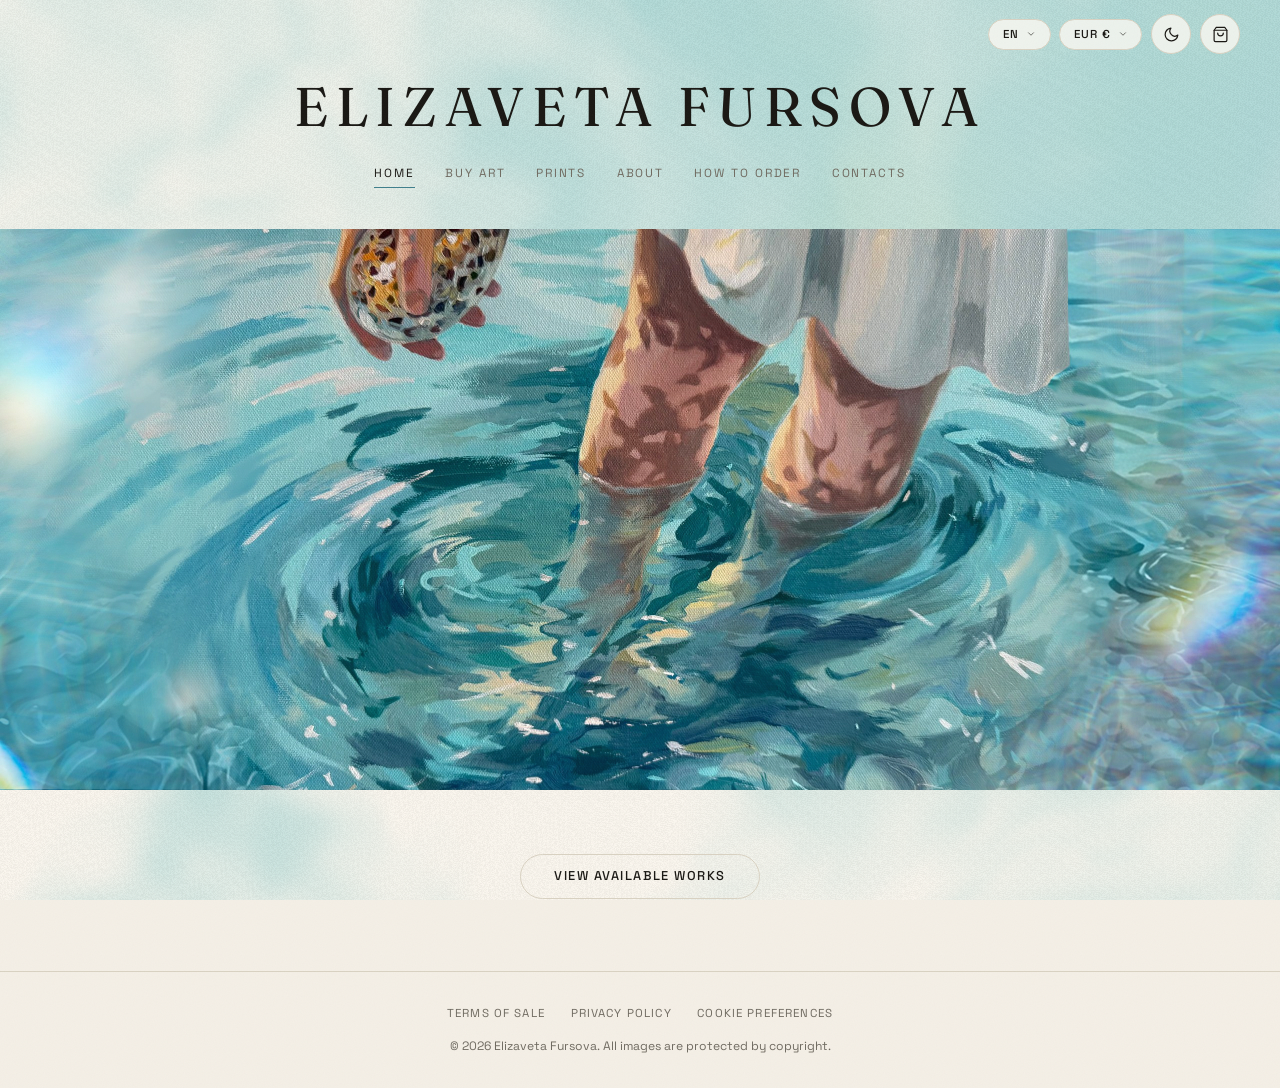
<file: index.html>
<!DOCTYPE html>
<html lang="en">
<head>
  <meta charset="UTF-8">
  <meta name="viewport" content="width=device-width, initial-scale=1.0">
  <title>Elizaveta Fursova — original paintings</title>
  <meta name="description" content="Elizaveta Fursova — original paintings: water, nature and the fluid grace of the body. Worldwide shipping.">
  <meta name="theme-color" content="#f4efe6">
  <meta property="og:type" content="website">
  <meta property="og:title" content="Elizaveta Fursova — original paintings">
  <meta property="og:description" content="Original paintings: water, nature and the fluid grace of the body. Worldwide shipping.">
  <meta property="og:image" content="images/hero.jpg">
  <link rel="preconnect" href="https://fonts.googleapis.com">
  <link rel="preconnect" href="https://fonts.gstatic.com" crossorigin>
  <link href="https://fonts.googleapis.com/css2?family=Fraunces:ital,opsz,wght@0,9..144,300..700;1,9..144,300..700&family=Space+Grotesk:wght@400;500;600&display=swap" rel="stylesheet">
  <link rel="stylesheet" href="css/style.css">
  <link rel="icon" type="image/png" href="images/favicon.png">
  <link rel="apple-touch-icon" href="images/favicon-180.png">
</head>
<body>

  <canvas id="bgShader" aria-hidden="true"></canvas>
  <div class="grain" aria-hidden="true"></div>

  <div class="utilities">
    <div class="switchers"></div>
    <button class="icon-btn" id="themeBtn" aria-label="Toggle theme">
      <svg class="icon-moon" width="17" height="17" viewBox="0 0 24 24" fill="none" stroke="currentColor" stroke-width="1.7" stroke-linecap="round" stroke-linejoin="round"><path d="M21 12.8A9 9 0 1 1 11.2 3a7 7 0 0 0 9.8 9.8Z"/></svg>
      <svg class="icon-sun" width="17" height="17" viewBox="0 0 24 24" fill="none" stroke="currentColor" stroke-width="1.7" stroke-linecap="round" stroke-linejoin="round"><circle cx="12" cy="12" r="4"/><path d="M12 2v2M12 20v2M4.9 4.9l1.4 1.4M17.7 17.7l1.4 1.4M2 12h2M20 12h2M4.9 19.1l1.4-1.4M17.7 6.3l1.4-1.4"/></svg>
    </button>
    <button class="icon-btn" id="cartBtn" aria-label="Cart">
      <svg width="17" height="17" viewBox="0 0 24 24" fill="none" stroke="currentColor" stroke-width="1.7" stroke-linecap="round" stroke-linejoin="round"><path d="M6 2 3 6v14a2 2 0 0 0 2 2h14a2 2 0 0 0 2-2V6l-3-4Z"/><path d="M3 6h18"/><path d="M16 10a4 4 0 0 1-8 0"/></svg>
      <span class="cart-count" id="cartCount" hidden>0</span>
    </button>
  </div>

  <header class="site-head" id="top">
    <a class="site-name" href="index.html" data-artist-name>Elizaveta Fursova</a>
    <nav class="site-nav">
      <a href="index.html" class="active" data-i18n="nav.home">Home</a>
      <a href="buy-art.html" data-i18n="nav.buy">Buy art</a>
      <a href="prints.html" data-i18n="nav.prints">Prints</a>
      <a href="about.html" data-i18n="nav.about">About</a>
      <a href="how-to-order.html" data-i18n="nav.how">How to order</a>
      <a href="contacts.html" data-i18n="nav.contacts">Contacts</a>
    </nav>
  </header>

  <main>
    <!-- Фото на всю ширину экрана -->
    <section class="hero">
      <div class="hero-photo">
        <img src="images/hero.jpg" alt="Paintings by Elizaveta Fursova">
      </div>
    </section>

    <div class="home-cta reveal">
      <a class="btn btn-ghost" href="buy-art.html" data-i18n="home.cta">View available works</a>
    </div>
  </main>

  <footer class="footer">
    <div class="footer-links">
      <a href="terms.html" data-i18n="footerNav.terms">Terms of sale</a>
      <a href="privacy-policy.html" data-i18n="footerNav.privacy">Privacy policy</a>
      <a href="privacy-policy.html#cookies" data-i18n="footerNav.cookies">Cookie preferences</a>
    </div>
    <p>© <span id="year"></span> <span data-artist-name>Elizaveta Fursova</span>. <span data-i18n="footer">All images are protected by copyright.</span></p>
  </footer>

  <!-- КОРЗИНА -->
  <div class="drawer-overlay" id="cartDrawer" hidden>
    <aside class="drawer" role="dialog" aria-modal="true" aria-label="Cart">
      <div class="drawer-head">
        <h3 data-i18n="cart.title">Cart</h3>
        <button class="modal-close" data-close-cart aria-label="Close">×</button>
      </div>
      <div class="drawer-items" id="cartItems"></div>
      <div class="drawer-empty" id="cartEmpty" data-i18n="cart.empty">Your cart is empty</div>

      <form class="drawer-form" id="orderForm" hidden>
        <div class="drawer-total"><span data-i18n="cart.total">Total:</span> <strong id="cartTotal"></strong></div>
        <p class="cart-ship-note" data-i18n="cart.shipNote">Shipping is not included — it is calculated separately for your country and confirmed before payment.</p>
        <input type="text" id="fName" data-i18n-ph="cart.name" placeholder="Your name" required>
        <input type="text" id="fContact" data-i18n-ph="cart.contact" placeholder="Telegram, phone or e-mail" required>
        <input type="text" id="fCity" data-i18n-ph="cart.city" placeholder="Country and city — to plan the delivery">
        <textarea id="fComment" data-i18n-ph="cart.comment" placeholder="Order notes (optional)" rows="2"></textarea>
        <button type="submit" class="btn btn-primary btn-wide" data-i18n="cart.send">Send order</button>
        <p class="order-alt-label" data-i18n="cart.orDirect">or write to me directly:</p>
        <div class="order-alt" id="orderAlt"></div>
      </form>
    </aside>
  </div>

  <div class="toast" id="toast" hidden></div>

  <script src="js/products.js"></script>
  <script src="js/app.js"></script>
  <script src="js/shader.js"></script>
  <!-- статистика посещений: GoatCounter, без cookies и персональных данных -->
  <script data-goatcounter="https://fursova.goatcounter.com/count" async src="https://gc.zgo.at/count.js"></script>
</body>
</html>
</file>
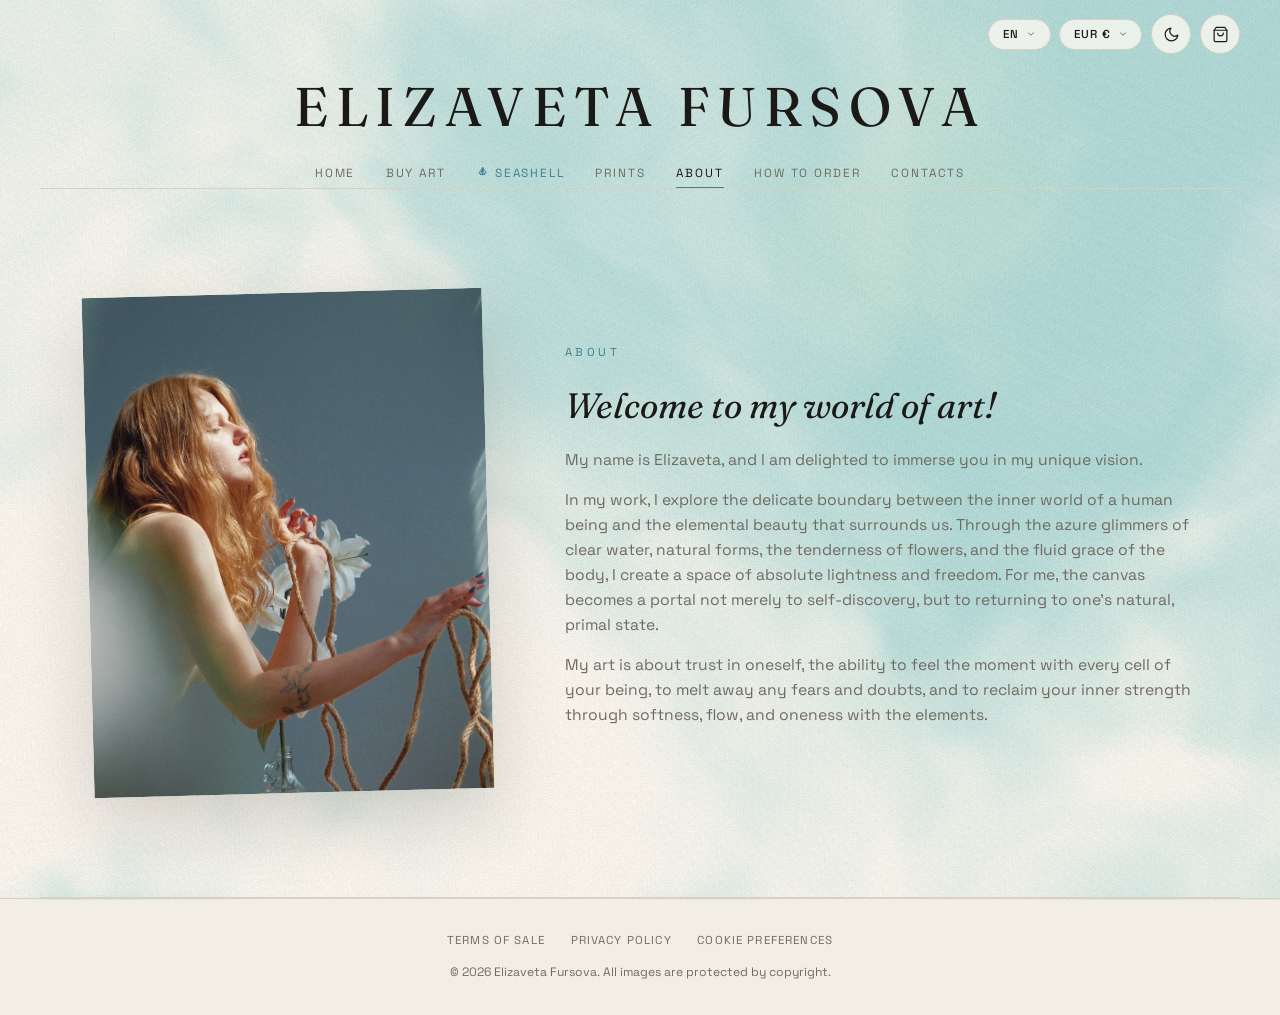
<file: about.html>
<!DOCTYPE html>
<html lang="en">
<head>
  <meta charset="UTF-8">
  <meta name="viewport" content="width=device-width, initial-scale=1.0">
  <title>About — Elizaveta Fursova</title>
  <meta name="description" content="About the artist Elizaveta Fursova.">
  <meta name="theme-color" content="#f4efe6">
  <link rel="preconnect" href="https://fonts.googleapis.com">
  <link rel="preconnect" href="https://fonts.gstatic.com" crossorigin>
  <link href="https://fonts.googleapis.com/css2?family=Fraunces:ital,opsz,wght@0,9..144,300..700;1,9..144,300..700&family=Space+Grotesk:wght@400;500;600&display=swap" rel="stylesheet">
  <link rel="stylesheet" href="css/style.css">
  <link rel="icon" type="image/png" href="images/favicon.png">
  <link rel="apple-touch-icon" href="images/favicon-180.png">
</head>
<body data-title-key="nav.about">

  <canvas id="bgShader" aria-hidden="true"></canvas>
  <div class="grain" aria-hidden="true"></div>

  <div class="utilities">
    <div class="switchers"></div>
    <button class="icon-btn" id="themeBtn" aria-label="Toggle theme">
      <svg class="icon-moon" width="17" height="17" viewBox="0 0 24 24" fill="none" stroke="currentColor" stroke-width="1.7" stroke-linecap="round" stroke-linejoin="round"><path d="M21 12.8A9 9 0 1 1 11.2 3a7 7 0 0 0 9.8 9.8Z"/></svg>
      <svg class="icon-sun" width="17" height="17" viewBox="0 0 24 24" fill="none" stroke="currentColor" stroke-width="1.7" stroke-linecap="round" stroke-linejoin="round"><circle cx="12" cy="12" r="4"/><path d="M12 2v2M12 20v2M4.9 4.9l1.4 1.4M17.7 17.7l1.4 1.4M2 12h2M20 12h2M4.9 19.1l1.4-1.4M17.7 6.3l1.4-1.4"/></svg>
    </button>
    <button class="icon-btn" id="cartBtn" aria-label="Cart">
      <svg width="17" height="17" viewBox="0 0 24 24" fill="none" stroke="currentColor" stroke-width="1.7" stroke-linecap="round" stroke-linejoin="round"><path d="M6 2 3 6v14a2 2 0 0 0 2 2h14a2 2 0 0 0 2-2V6l-3-4Z"/><path d="M3 6h18"/><path d="M16 10a4 4 0 0 1-8 0"/></svg>
      <span class="cart-count" id="cartCount" hidden>0</span>
    </button>
  </div>

  <header class="site-head" id="top">
    <a class="site-name" href="index.html" data-artist-name>Elizaveta Fursova</a>
    <nav class="site-nav">
      <a href="index.html" data-i18n="nav.home">Home</a>
      <a href="buy-art.html" data-i18n="nav.buy">Buy art</a>
      <a href="seashell.html" class="nav-shell"><svg width="13" height="13" viewBox="0 0 24 24" fill="none" stroke="currentColor" stroke-width="1.7" stroke-linecap="round" stroke-linejoin="round" aria-hidden="true"><path d="M12 3.5 5.5 13a8 8 0 0 0 13 0Z"/><path d="M12 3.5 8.4 15.5M12 3.5v12.8M12 3.5 15.6 15.5"/></svg><span data-i18n="nav.shells">Seashell</span></a>
      <a href="prints.html" data-i18n="nav.prints">Prints</a>
      <a href="about.html" class="active" data-i18n="nav.about">About</a>
      <a href="how-to-order.html" data-i18n="nav.how">How to order</a>
      <a href="contacts.html" data-i18n="nav.contacts">Contacts</a>
    </nav>
  </header>

  <main>
    <section class="section section-about">
      <div class="about-inner">
        <div class="about-portrait reveal">
          <img src="images/portrait.jpg" alt="Elizaveta Fursova" loading="lazy">
        </div>
        <div class="about-text reveal">
          <p class="about-kicker" data-i18n="about.title">About</p>
          <p class="about-greeting" data-about-greeting></p>
          <div class="about-body" data-about></div>
        </div>
      </div>
    </section>
  </main>

  <footer class="footer">
    <div class="footer-links">
      <a href="terms.html" data-i18n="footerNav.terms">Terms of sale</a>
      <a href="privacy-policy.html" data-i18n="footerNav.privacy">Privacy policy</a>
      <a href="privacy-policy.html#cookies" data-i18n="footerNav.cookies">Cookie preferences</a>
    </div>
    <p>© <span id="year"></span> <span data-artist-name>Elizaveta Fursova</span>. <span data-i18n="footer">All images are protected by copyright.</span></p>
  </footer>

  <!-- КОРЗИНА -->
  <div class="drawer-overlay" id="cartDrawer" hidden>
    <aside class="drawer" role="dialog" aria-modal="true" aria-label="Cart">
      <div class="drawer-head">
        <h3 data-i18n="cart.title">Cart</h3>
        <button class="modal-close" data-close-cart aria-label="Close">×</button>
      </div>
      <div class="drawer-items" id="cartItems"></div>
      <div class="drawer-empty" id="cartEmpty" data-i18n="cart.empty">Your cart is empty</div>

      <form class="drawer-form" id="orderForm" hidden>
        <div class="drawer-total"><span data-i18n="cart.total">Total:</span> <strong id="cartTotal"></strong></div>
        <p class="cart-ship-note" data-i18n="cart.shipNote">Shipping is not included — it is calculated separately for your country and confirmed before payment.</p>
        <input type="text" id="fName" data-i18n-ph="cart.name" placeholder="Your name" required>
        <input type="text" id="fContact" data-i18n-ph="cart.contact" placeholder="Telegram, phone or e-mail" required>
        <input type="text" id="fCity" data-i18n-ph="cart.city" placeholder="Country and city — to plan the delivery">
        <textarea id="fComment" data-i18n-ph="cart.comment" placeholder="Order notes (optional)" rows="2"></textarea>
        <button type="submit" class="btn btn-primary btn-wide" data-i18n="cart.send">Send order</button>
        <p class="order-alt-label" data-i18n="cart.orDirect">or write to me directly:</p>
        <div class="order-alt" id="orderAlt"></div>
      </form>
    </aside>
  </div>

  <div class="toast" id="toast" hidden></div>

  <script src="js/products.js"></script>
  <script src="js/app.js"></script>
  <script src="js/shader.js"></script>
  <!-- статистика посещений: GoatCounter, без cookies и персональных данных -->
  <script data-goatcounter="https://fursova.goatcounter.com/count" async src="https://gc.zgo.at/count.js"></script>
</body>
</html>
</file>
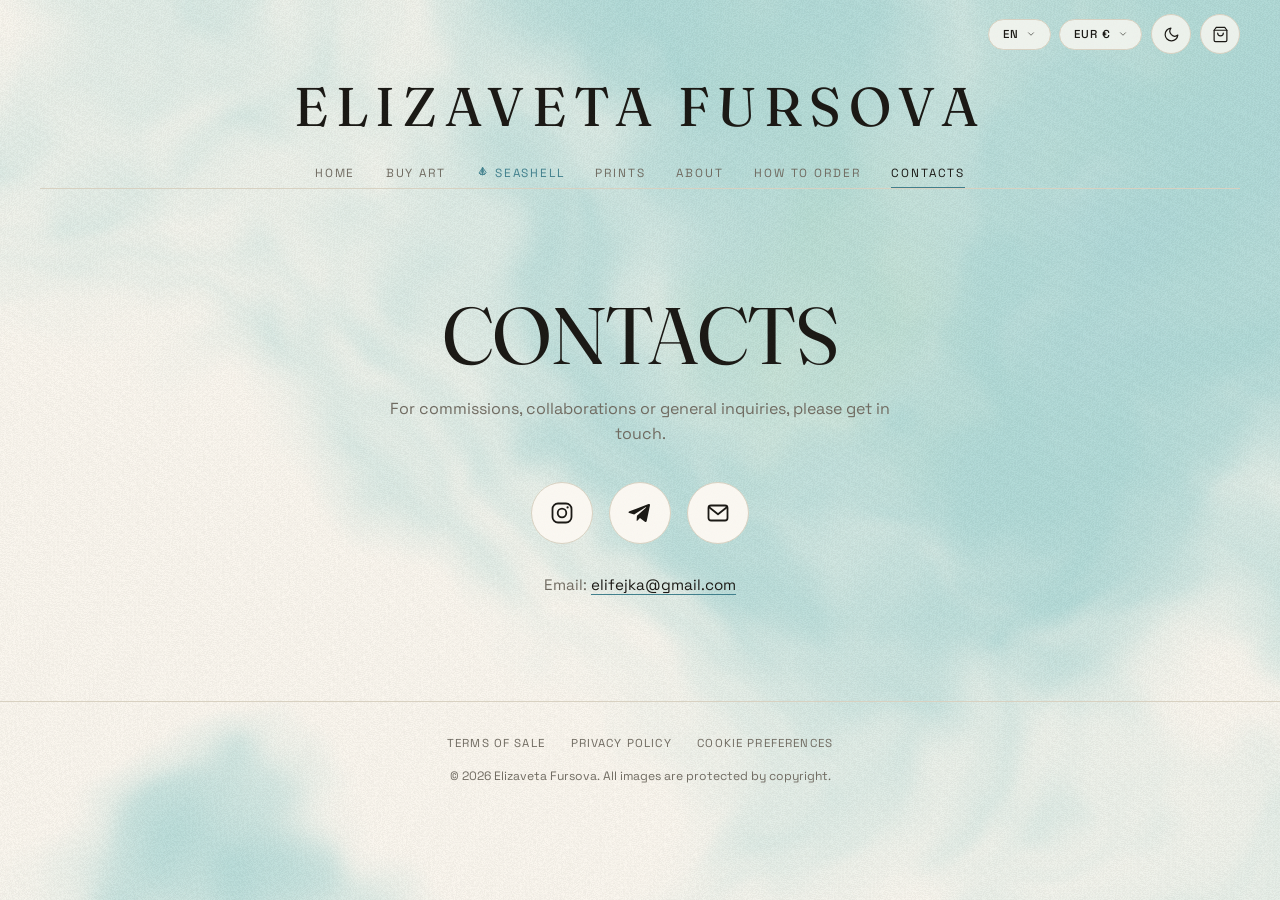
<file: contacts.html>
<!DOCTYPE html>
<html lang="en">
<head>
  <meta charset="UTF-8">
  <meta name="viewport" content="width=device-width, initial-scale=1.0">
  <title>Contacts — Elizaveta Fursova</title>
  <meta name="description" content="Contact Elizaveta Fursova for commissions, collaborations or general inquiries.">
  <meta name="theme-color" content="#f4efe6">
  <link rel="preconnect" href="https://fonts.googleapis.com">
  <link rel="preconnect" href="https://fonts.gstatic.com" crossorigin>
  <link href="https://fonts.googleapis.com/css2?family=Fraunces:ital,opsz,wght@0,9..144,300..700;1,9..144,300..700&family=Space+Grotesk:wght@400;500;600&display=swap" rel="stylesheet">
  <link rel="stylesheet" href="css/style.css">
  <link rel="icon" type="image/png" href="images/favicon.png">
  <link rel="apple-touch-icon" href="images/favicon-180.png">
</head>
<body data-title-key="nav.contacts">

  <canvas id="bgShader" aria-hidden="true"></canvas>
  <div class="grain" aria-hidden="true"></div>

  <div class="utilities">
    <div class="switchers"></div>
    <button class="icon-btn" id="themeBtn" aria-label="Toggle theme">
      <svg class="icon-moon" width="17" height="17" viewBox="0 0 24 24" fill="none" stroke="currentColor" stroke-width="1.7" stroke-linecap="round" stroke-linejoin="round"><path d="M21 12.8A9 9 0 1 1 11.2 3a7 7 0 0 0 9.8 9.8Z"/></svg>
      <svg class="icon-sun" width="17" height="17" viewBox="0 0 24 24" fill="none" stroke="currentColor" stroke-width="1.7" stroke-linecap="round" stroke-linejoin="round"><circle cx="12" cy="12" r="4"/><path d="M12 2v2M12 20v2M4.9 4.9l1.4 1.4M17.7 17.7l1.4 1.4M2 12h2M20 12h2M4.9 19.1l1.4-1.4M17.7 6.3l1.4-1.4"/></svg>
    </button>
    <button class="icon-btn" id="cartBtn" aria-label="Cart">
      <svg width="17" height="17" viewBox="0 0 24 24" fill="none" stroke="currentColor" stroke-width="1.7" stroke-linecap="round" stroke-linejoin="round"><path d="M6 2 3 6v14a2 2 0 0 0 2 2h14a2 2 0 0 0 2-2V6l-3-4Z"/><path d="M3 6h18"/><path d="M16 10a4 4 0 0 1-8 0"/></svg>
      <span class="cart-count" id="cartCount" hidden>0</span>
    </button>
  </div>

  <header class="site-head" id="top">
    <a class="site-name" href="index.html" data-artist-name>Elizaveta Fursova</a>
    <nav class="site-nav">
      <a href="index.html" data-i18n="nav.home">Home</a>
      <a href="buy-art.html" data-i18n="nav.buy">Buy art</a>
      <a href="seashell.html" class="nav-shell"><svg width="13" height="13" viewBox="0 0 24 24" fill="none" stroke="currentColor" stroke-width="1.7" stroke-linecap="round" stroke-linejoin="round" aria-hidden="true"><path d="M12 3.5 5.5 13a8 8 0 0 0 13 0Z"/><path d="M12 3.5 8.4 15.5M12 3.5v12.8M12 3.5 15.6 15.5"/></svg><span data-i18n="nav.shells">Seashell</span></a>
      <a href="prints.html" data-i18n="nav.prints">Prints</a>
      <a href="about.html" data-i18n="nav.about">About</a>
      <a href="how-to-order.html" data-i18n="nav.how">How to order</a>
      <a href="contacts.html" class="active" data-i18n="nav.contacts">Contacts</a>
    </nav>
  </header>

  <main>
    <section class="section section-contacts">
      <h2 class="giant reveal" data-i18n="contacts.title">Contacts</h2>
      <p class="contacts-lead reveal" data-i18n="contacts.lead">For commissions, collaborations or general inquiries, please get in touch.</p>
      <div class="contact-links reveal" id="contactLinks"></div>
      <p class="contacts-email reveal">Email: <a href="mailto:elifejka@gmail.com" id="emailLink">elifejka@gmail.com</a></p>
    </section>
  </main>

  <footer class="footer">
    <div class="footer-links">
      <a href="terms.html" data-i18n="footerNav.terms">Terms of sale</a>
      <a href="privacy-policy.html" data-i18n="footerNav.privacy">Privacy policy</a>
      <a href="privacy-policy.html#cookies" data-i18n="footerNav.cookies">Cookie preferences</a>
    </div>
    <p>© <span id="year"></span> <span data-artist-name>Elizaveta Fursova</span>. <span data-i18n="footer">All images are protected by copyright.</span></p>
  </footer>

  <!-- КОРЗИНА -->
  <div class="drawer-overlay" id="cartDrawer" hidden>
    <aside class="drawer" role="dialog" aria-modal="true" aria-label="Cart">
      <div class="drawer-head">
        <h3 data-i18n="cart.title">Cart</h3>
        <button class="modal-close" data-close-cart aria-label="Close">×</button>
      </div>
      <div class="drawer-items" id="cartItems"></div>
      <div class="drawer-empty" id="cartEmpty" data-i18n="cart.empty">Your cart is empty</div>

      <form class="drawer-form" id="orderForm" hidden>
        <div class="drawer-total"><span data-i18n="cart.total">Total:</span> <strong id="cartTotal"></strong></div>
        <p class="cart-ship-note" data-i18n="cart.shipNote">Shipping is not included — it is calculated separately for your country and confirmed before payment.</p>
        <input type="text" id="fName" data-i18n-ph="cart.name" placeholder="Your name" required>
        <input type="text" id="fContact" data-i18n-ph="cart.contact" placeholder="Telegram, phone or e-mail" required>
        <input type="text" id="fCity" data-i18n-ph="cart.city" placeholder="Country and city — to plan the delivery">
        <textarea id="fComment" data-i18n-ph="cart.comment" placeholder="Order notes (optional)" rows="2"></textarea>
        <button type="submit" class="btn btn-primary btn-wide" data-i18n="cart.send">Send order</button>
        <p class="order-alt-label" data-i18n="cart.orDirect">or write to me directly:</p>
        <div class="order-alt" id="orderAlt"></div>
      </form>
    </aside>
  </div>

  <div class="toast" id="toast" hidden></div>

  <script src="js/products.js"></script>
  <script src="js/app.js"></script>
  <script src="js/shader.js"></script>
  <!-- статистика посещений: GoatCounter, без cookies и персональных данных -->
  <script data-goatcounter="https://fursova.goatcounter.com/count" async src="https://gc.zgo.at/count.js"></script>
</body>
</html>
</file>
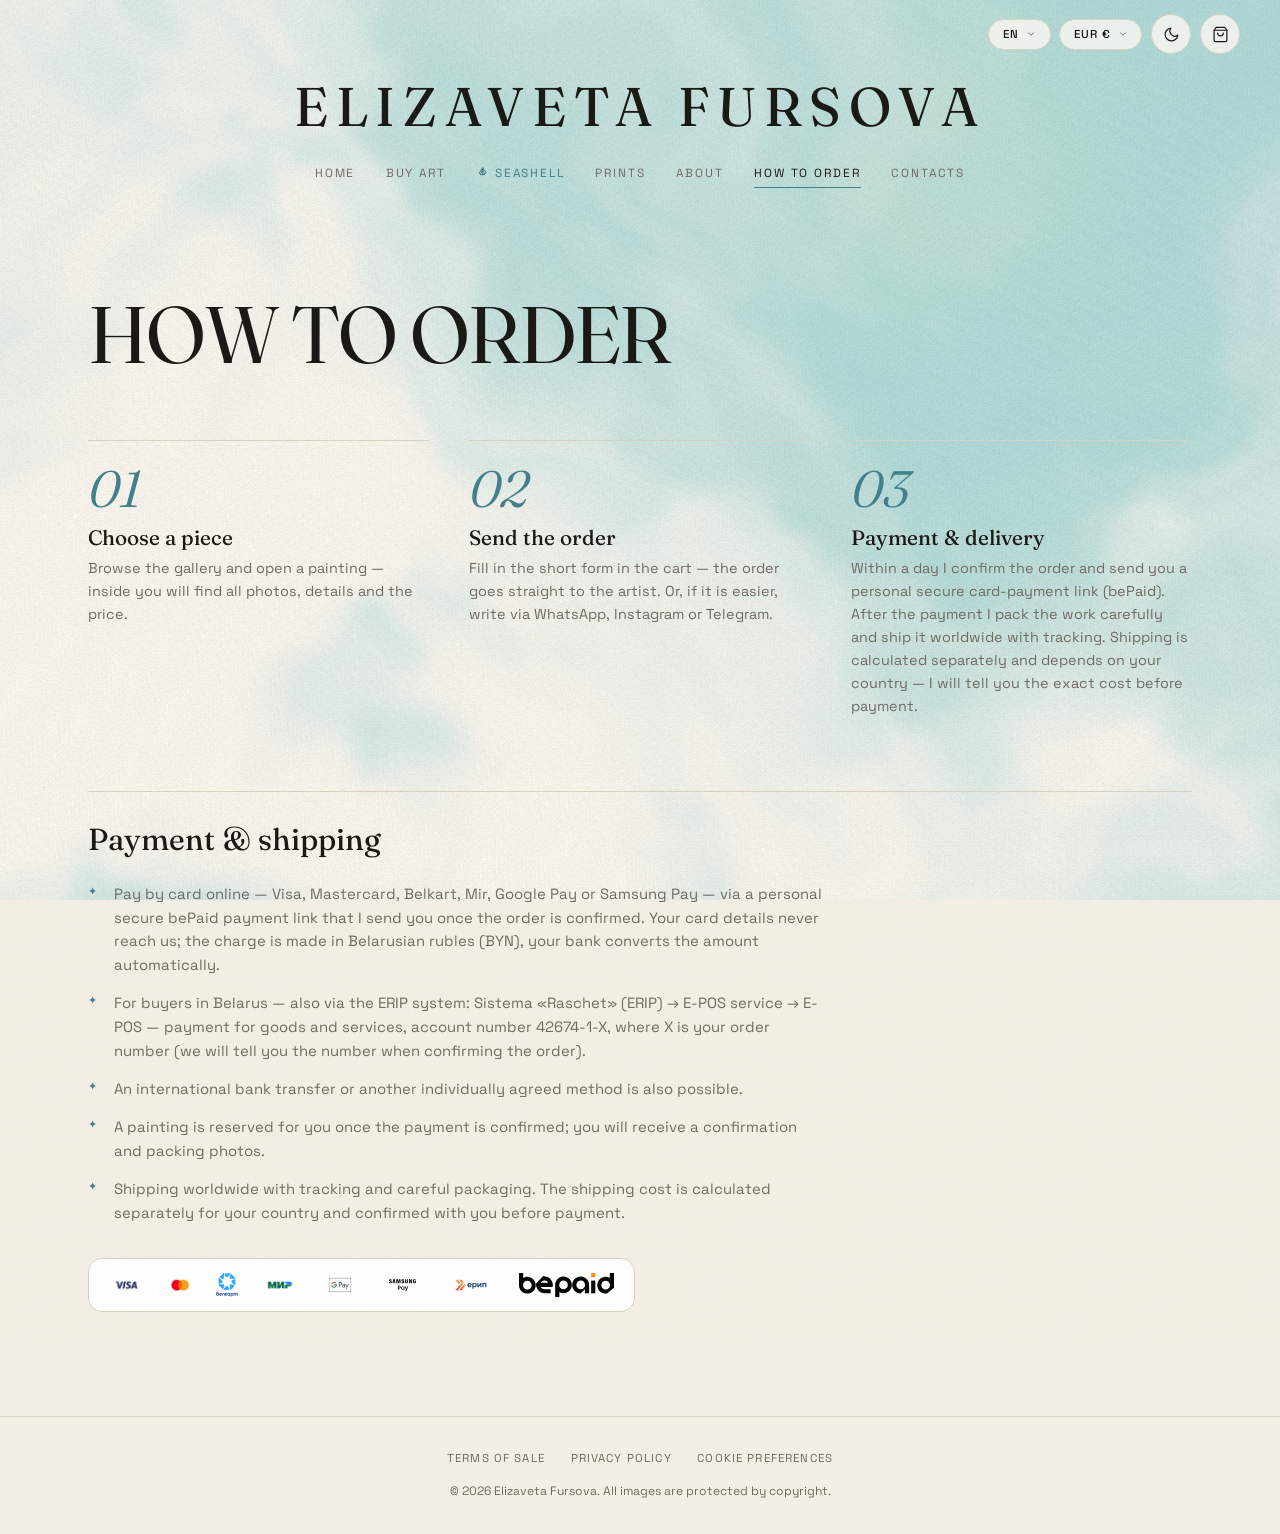
<file: how-to-order.html>
<!DOCTYPE html>
<html lang="en">
<head>
  <meta charset="UTF-8">
  <meta name="viewport" content="width=device-width, initial-scale=1.0">
  <title>How to order — Elizaveta Fursova</title>
  <meta name="description" content="How to order an original painting by Elizaveta Fursova. Worldwide shipping.">
  <meta name="theme-color" content="#f4efe6">
  <link rel="preconnect" href="https://fonts.googleapis.com">
  <link rel="preconnect" href="https://fonts.gstatic.com" crossorigin>
  <link href="https://fonts.googleapis.com/css2?family=Fraunces:ital,opsz,wght@0,9..144,300..700;1,9..144,300..700&family=Space+Grotesk:wght@400;500;600&display=swap" rel="stylesheet">
  <link rel="stylesheet" href="css/style.css">
  <link rel="icon" type="image/png" href="images/favicon.png">
  <link rel="apple-touch-icon" href="images/favicon-180.png">
</head>
<body data-title-key="nav.how">

  <canvas id="bgShader" aria-hidden="true"></canvas>
  <div class="grain" aria-hidden="true"></div>

  <div class="utilities">
    <div class="switchers"></div>
    <button class="icon-btn" id="themeBtn" aria-label="Toggle theme">
      <svg class="icon-moon" width="17" height="17" viewBox="0 0 24 24" fill="none" stroke="currentColor" stroke-width="1.7" stroke-linecap="round" stroke-linejoin="round"><path d="M21 12.8A9 9 0 1 1 11.2 3a7 7 0 0 0 9.8 9.8Z"/></svg>
      <svg class="icon-sun" width="17" height="17" viewBox="0 0 24 24" fill="none" stroke="currentColor" stroke-width="1.7" stroke-linecap="round" stroke-linejoin="round"><circle cx="12" cy="12" r="4"/><path d="M12 2v2M12 20v2M4.9 4.9l1.4 1.4M17.7 17.7l1.4 1.4M2 12h2M20 12h2M4.9 19.1l1.4-1.4M17.7 6.3l1.4-1.4"/></svg>
    </button>
    <button class="icon-btn" id="cartBtn" aria-label="Cart">
      <svg width="17" height="17" viewBox="0 0 24 24" fill="none" stroke="currentColor" stroke-width="1.7" stroke-linecap="round" stroke-linejoin="round"><path d="M6 2 3 6v14a2 2 0 0 0 2 2h14a2 2 0 0 0 2-2V6l-3-4Z"/><path d="M3 6h18"/><path d="M16 10a4 4 0 0 1-8 0"/></svg>
      <span class="cart-count" id="cartCount" hidden>0</span>
    </button>
  </div>

  <header class="site-head" id="top">
    <a class="site-name" href="index.html" data-artist-name>Elizaveta Fursova</a>
    <nav class="site-nav">
      <a href="index.html" data-i18n="nav.home">Home</a>
      <a href="buy-art.html" data-i18n="nav.buy">Buy art</a>
      <a href="seashell.html" class="nav-shell"><svg width="13" height="13" viewBox="0 0 24 24" fill="none" stroke="currentColor" stroke-width="1.7" stroke-linecap="round" stroke-linejoin="round" aria-hidden="true"><path d="M12 3.5 5.5 13a8 8 0 0 0 13 0Z"/><path d="M12 3.5 8.4 15.5M12 3.5v12.8M12 3.5 15.6 15.5"/></svg><span data-i18n="nav.shells">Seashell</span></a>
      <a href="prints.html" data-i18n="nav.prints">Prints</a>
      <a href="about.html" data-i18n="nav.about">About</a>
      <a href="how-to-order.html" class="active" data-i18n="nav.how">How to order</a>
      <a href="contacts.html" data-i18n="nav.contacts">Contacts</a>
    </nav>
  </header>

  <main>
    <section class="section" id="how">
      <h2 class="giant reveal" data-i18n="how.title">How to order</h2>
      <ol class="steps" id="stepsList"></ol>

      <div class="pay-block reveal">
        <h3 class="pay-title" data-i18n="how.payTitle">Payment & shipping</h3>
        <ul class="pay-list" id="payList"></ul>
        <!-- логотипы платёжных систем — требование договора эквайринга -->
        <div class="pay-logos" aria-label="Accepted payment methods">
          <img src="images/pay/visa.png" alt="Visa" loading="lazy">
          <img src="images/pay/mc.png" alt="Mastercard" loading="lazy">
          <img src="images/pay/belkart.svg" alt="Белкарт" loading="lazy">
          <img src="images/pay/mir.png" alt="Мир" loading="lazy">
          <img src="images/pay/gpay.svg" alt="Google Pay" loading="lazy">
          <img src="images/pay/spay.svg" alt="Samsung Pay" loading="lazy">
          <img src="images/pay/erip.svg" alt="ЕРИП" loading="lazy">
          <img src="images/pay/bepaid.svg" alt="bePaid" loading="lazy">
        </div>
      </div>
    </section>
  </main>

  <footer class="footer">
    <div class="footer-links">
      <a href="terms.html" data-i18n="footerNav.terms">Terms of sale</a>
      <a href="privacy-policy.html" data-i18n="footerNav.privacy">Privacy policy</a>
      <a href="privacy-policy.html#cookies" data-i18n="footerNav.cookies">Cookie preferences</a>
    </div>
    <p>© <span id="year"></span> <span data-artist-name>Elizaveta Fursova</span>. <span data-i18n="footer">All images are protected by copyright.</span></p>
  </footer>

  <!-- КОРЗИНА -->
  <div class="drawer-overlay" id="cartDrawer" hidden>
    <aside class="drawer" role="dialog" aria-modal="true" aria-label="Cart">
      <div class="drawer-head">
        <h3 data-i18n="cart.title">Cart</h3>
        <button class="modal-close" data-close-cart aria-label="Close">×</button>
      </div>
      <div class="drawer-items" id="cartItems"></div>
      <div class="drawer-empty" id="cartEmpty" data-i18n="cart.empty">Your cart is empty</div>

      <form class="drawer-form" id="orderForm" hidden>
        <div class="drawer-total"><span data-i18n="cart.total">Total:</span> <strong id="cartTotal"></strong></div>
        <p class="cart-ship-note" data-i18n="cart.shipNote">Shipping is not included — it is calculated separately for your country and confirmed before payment.</p>
        <input type="text" id="fName" data-i18n-ph="cart.name" placeholder="Your name" required>
        <input type="text" id="fContact" data-i18n-ph="cart.contact" placeholder="Telegram, phone or e-mail" required>
        <input type="text" id="fCity" data-i18n-ph="cart.city" placeholder="Country and city — to plan the delivery">
        <textarea id="fComment" data-i18n-ph="cart.comment" placeholder="Order notes (optional)" rows="2"></textarea>
        <button type="submit" class="btn btn-primary btn-wide" data-i18n="cart.send">Send order</button>
        <p class="order-alt-label" data-i18n="cart.orDirect">or write to me directly:</p>
        <div class="order-alt" id="orderAlt"></div>
      </form>
    </aside>
  </div>

  <div class="toast" id="toast" hidden></div>

  <script src="js/products.js"></script>
  <script src="js/app.js"></script>
  <script src="js/shader.js"></script>
  <!-- статистика посещений: GoatCounter, без cookies и персональных данных -->
  <script data-goatcounter="https://fursova.goatcounter.com/count" async src="https://gc.zgo.at/count.js"></script>
</body>
</html>
</file>
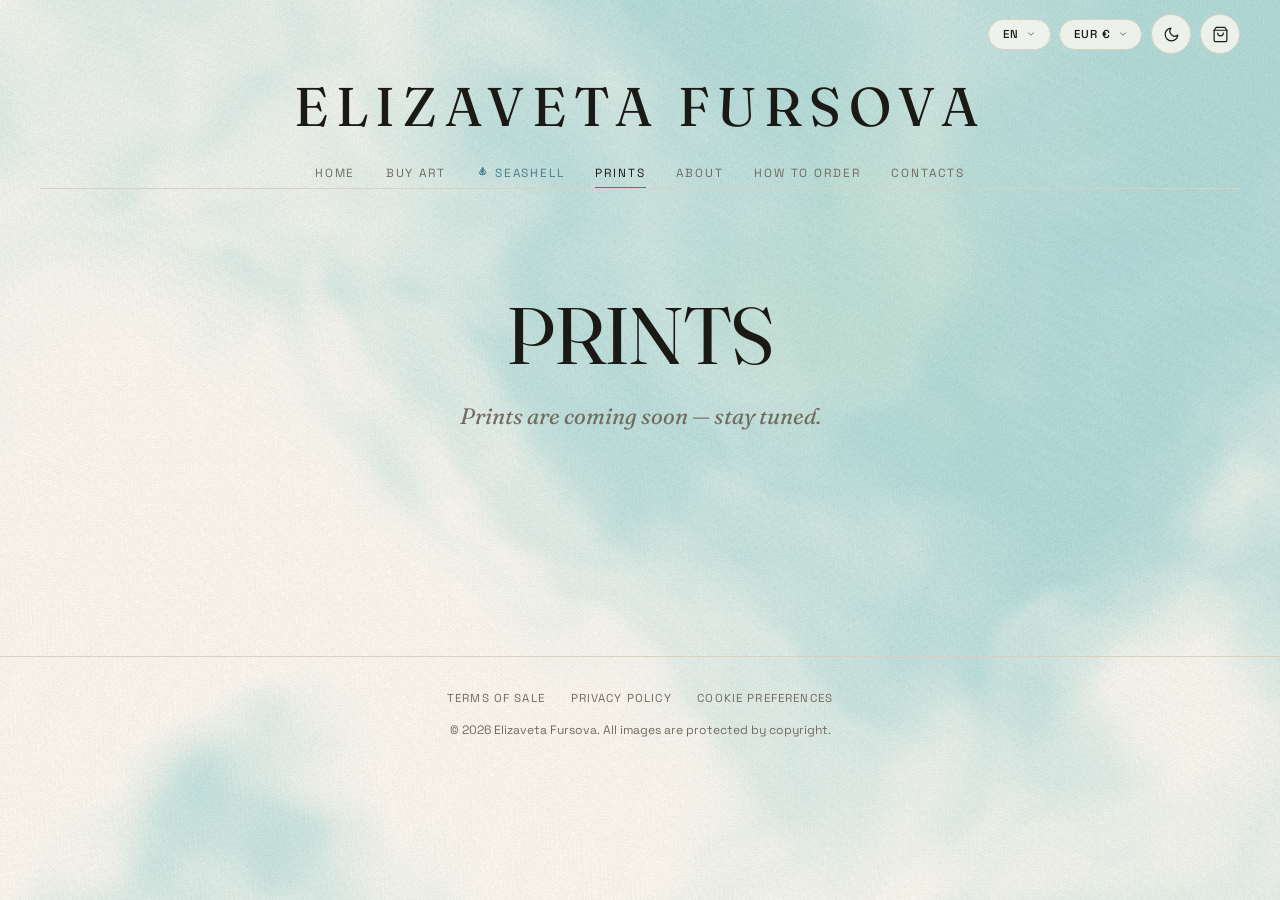
<file: prints.html>
<!DOCTYPE html>
<html lang="en">
<head>
  <meta charset="UTF-8">
  <meta name="viewport" content="width=device-width, initial-scale=1.0">
  <title>Prints — Elizaveta Fursova</title>
  <meta name="description" content="Art prints by Elizaveta Fursova — coming soon.">
  <meta name="theme-color" content="#f4efe6">
  <link rel="preconnect" href="https://fonts.googleapis.com">
  <link rel="preconnect" href="https://fonts.gstatic.com" crossorigin>
  <link href="https://fonts.googleapis.com/css2?family=Fraunces:ital,opsz,wght@0,9..144,300..700;1,9..144,300..700&family=Space+Grotesk:wght@400;500;600&display=swap" rel="stylesheet">
  <link rel="stylesheet" href="css/style.css">
  <link rel="icon" type="image/png" href="images/favicon.png">
  <link rel="apple-touch-icon" href="images/favicon-180.png">
</head>
<body data-title-key="nav.prints">

  <canvas id="bgShader" aria-hidden="true"></canvas>
  <div class="grain" aria-hidden="true"></div>

  <div class="utilities">
    <div class="switchers"></div>
    <button class="icon-btn" id="themeBtn" aria-label="Toggle theme">
      <svg class="icon-moon" width="17" height="17" viewBox="0 0 24 24" fill="none" stroke="currentColor" stroke-width="1.7" stroke-linecap="round" stroke-linejoin="round"><path d="M21 12.8A9 9 0 1 1 11.2 3a7 7 0 0 0 9.8 9.8Z"/></svg>
      <svg class="icon-sun" width="17" height="17" viewBox="0 0 24 24" fill="none" stroke="currentColor" stroke-width="1.7" stroke-linecap="round" stroke-linejoin="round"><circle cx="12" cy="12" r="4"/><path d="M12 2v2M12 20v2M4.9 4.9l1.4 1.4M17.7 17.7l1.4 1.4M2 12h2M20 12h2M4.9 19.1l1.4-1.4M17.7 6.3l1.4-1.4"/></svg>
    </button>
    <button class="icon-btn" id="cartBtn" aria-label="Cart">
      <svg width="17" height="17" viewBox="0 0 24 24" fill="none" stroke="currentColor" stroke-width="1.7" stroke-linecap="round" stroke-linejoin="round"><path d="M6 2 3 6v14a2 2 0 0 0 2 2h14a2 2 0 0 0 2-2V6l-3-4Z"/><path d="M3 6h18"/><path d="M16 10a4 4 0 0 1-8 0"/></svg>
      <span class="cart-count" id="cartCount" hidden>0</span>
    </button>
  </div>

  <header class="site-head" id="top">
    <a class="site-name" href="index.html" data-artist-name>Elizaveta Fursova</a>
    <nav class="site-nav">
      <a href="index.html" data-i18n="nav.home">Home</a>
      <a href="buy-art.html" data-i18n="nav.buy">Buy art</a>
      <a href="seashell.html" class="nav-shell"><svg width="13" height="13" viewBox="0 0 24 24" fill="none" stroke="currentColor" stroke-width="1.7" stroke-linecap="round" stroke-linejoin="round" aria-hidden="true"><path d="M12 3.5 5.5 13a8 8 0 0 0 13 0Z"/><path d="M12 3.5 8.4 15.5M12 3.5v12.8M12 3.5 15.6 15.5"/></svg><span data-i18n="nav.shells">Seashell</span></a>
      <a href="prints.html" class="active" data-i18n="nav.prints">Prints</a>
      <a href="about.html" data-i18n="nav.about">About</a>
      <a href="how-to-order.html" data-i18n="nav.how">How to order</a>
      <a href="contacts.html" data-i18n="nav.contacts">Contacts</a>
    </nav>
  </header>

  <main>
    <section class="section section-prints">
      <h2 class="giant reveal" data-i18n="prints.title">Prints</h2>
      <p class="prints-soon reveal" data-i18n="prints.soon">Prints are coming soon.</p>
    </section>
  </main>

  <footer class="footer">
    <div class="footer-links">
      <a href="terms.html" data-i18n="footerNav.terms">Terms of sale</a>
      <a href="privacy-policy.html" data-i18n="footerNav.privacy">Privacy policy</a>
      <a href="privacy-policy.html#cookies" data-i18n="footerNav.cookies">Cookie preferences</a>
    </div>
    <p>© <span id="year"></span> <span data-artist-name>Elizaveta Fursova</span>. <span data-i18n="footer">All images are protected by copyright.</span></p>
  </footer>

  <!-- КОРЗИНА -->
  <div class="drawer-overlay" id="cartDrawer" hidden>
    <aside class="drawer" role="dialog" aria-modal="true" aria-label="Cart">
      <div class="drawer-head">
        <h3 data-i18n="cart.title">Cart</h3>
        <button class="modal-close" data-close-cart aria-label="Close">×</button>
      </div>
      <div class="drawer-items" id="cartItems"></div>
      <div class="drawer-empty" id="cartEmpty" data-i18n="cart.empty">Your cart is empty</div>

      <form class="drawer-form" id="orderForm" hidden>
        <div class="drawer-total"><span data-i18n="cart.total">Total:</span> <strong id="cartTotal"></strong></div>
        <p class="cart-ship-note" data-i18n="cart.shipNote">Shipping is not included — it is calculated separately for your country and confirmed before payment.</p>
        <input type="text" id="fName" data-i18n-ph="cart.name" placeholder="Your name" required>
        <input type="text" id="fContact" data-i18n-ph="cart.contact" placeholder="Telegram, phone or e-mail" required>
        <input type="text" id="fCity" data-i18n-ph="cart.city" placeholder="Country and city — to plan the delivery">
        <textarea id="fComment" data-i18n-ph="cart.comment" placeholder="Order notes (optional)" rows="2"></textarea>
        <button type="submit" class="btn btn-primary btn-wide" data-i18n="cart.send">Send order</button>
        <p class="order-alt-label" data-i18n="cart.orDirect">or write to me directly:</p>
        <div class="order-alt" id="orderAlt"></div>
      </form>
    </aside>
  </div>

  <div class="toast" id="toast" hidden></div>

  <script src="js/products.js"></script>
  <script src="js/app.js"></script>
  <script src="js/shader.js"></script>
  <!-- статистика посещений: GoatCounter, без cookies и персональных данных -->
  <script data-goatcounter="https://fursova.goatcounter.com/count" async src="https://gc.zgo.at/count.js"></script>
</body>
</html>
</file>
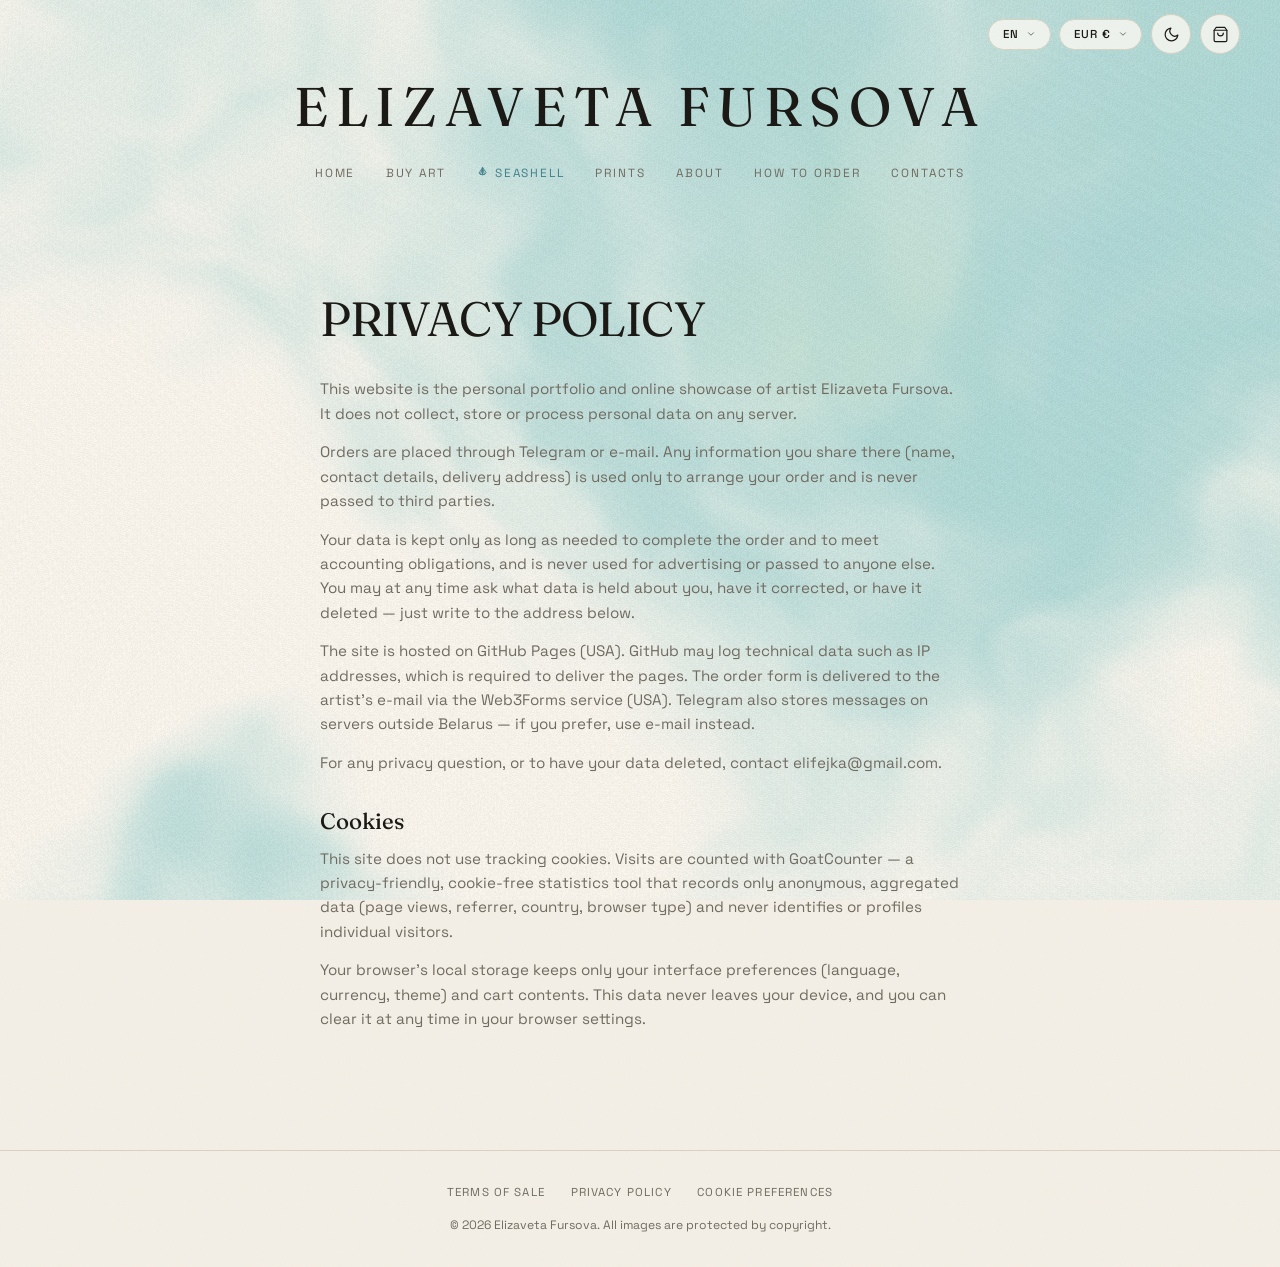
<file: privacy-policy.html>
<!DOCTYPE html>
<html lang="en">
<head>
  <meta charset="UTF-8">
  <meta name="viewport" content="width=device-width, initial-scale=1.0">
  <title>Privacy policy — Elizaveta Fursova</title>
  <meta name="description" content="Privacy policy and cookies information.">
  <meta name="theme-color" content="#f4efe6">
  <link rel="preconnect" href="https://fonts.googleapis.com">
  <link rel="preconnect" href="https://fonts.gstatic.com" crossorigin>
  <link href="https://fonts.googleapis.com/css2?family=Fraunces:ital,opsz,wght@0,9..144,300..700;1,9..144,300..700&family=Space+Grotesk:wght@400;500;600&display=swap" rel="stylesheet">
  <link rel="stylesheet" href="css/style.css">
  <link rel="icon" type="image/png" href="images/favicon.png">
  <link rel="apple-touch-icon" href="images/favicon-180.png">
</head>
<body data-title-key="policy.title">

  <canvas id="bgShader" aria-hidden="true"></canvas>
  <div class="grain" aria-hidden="true"></div>

  <div class="utilities">
    <div class="switchers"></div>
    <button class="icon-btn" id="themeBtn" aria-label="Toggle theme">
      <svg class="icon-moon" width="17" height="17" viewBox="0 0 24 24" fill="none" stroke="currentColor" stroke-width="1.7" stroke-linecap="round" stroke-linejoin="round"><path d="M21 12.8A9 9 0 1 1 11.2 3a7 7 0 0 0 9.8 9.8Z"/></svg>
      <svg class="icon-sun" width="17" height="17" viewBox="0 0 24 24" fill="none" stroke="currentColor" stroke-width="1.7" stroke-linecap="round" stroke-linejoin="round"><circle cx="12" cy="12" r="4"/><path d="M12 2v2M12 20v2M4.9 4.9l1.4 1.4M17.7 17.7l1.4 1.4M2 12h2M20 12h2M4.9 19.1l1.4-1.4M17.7 6.3l1.4-1.4"/></svg>
    </button>
    <button class="icon-btn" id="cartBtn" aria-label="Cart">
      <svg width="17" height="17" viewBox="0 0 24 24" fill="none" stroke="currentColor" stroke-width="1.7" stroke-linecap="round" stroke-linejoin="round"><path d="M6 2 3 6v14a2 2 0 0 0 2 2h14a2 2 0 0 0 2-2V6l-3-4Z"/><path d="M3 6h18"/><path d="M16 10a4 4 0 0 1-8 0"/></svg>
      <span class="cart-count" id="cartCount" hidden>0</span>
    </button>
  </div>

  <header class="site-head" id="top">
    <a class="site-name" href="index.html" data-artist-name>Elizaveta Fursova</a>
    <nav class="site-nav">
      <a href="index.html" data-i18n="nav.home">Home</a>
      <a href="buy-art.html" data-i18n="nav.buy">Buy art</a>
      <a href="seashell.html" class="nav-shell"><svg width="13" height="13" viewBox="0 0 24 24" fill="none" stroke="currentColor" stroke-width="1.7" stroke-linecap="round" stroke-linejoin="round" aria-hidden="true"><path d="M12 3.5 5.5 13a8 8 0 0 0 13 0Z"/><path d="M12 3.5 8.4 15.5M12 3.5v12.8M12 3.5 15.6 15.5"/></svg><span data-i18n="nav.shells">Seashell</span></a>
      <a href="prints.html" data-i18n="nav.prints">Prints</a>
      <a href="about.html" data-i18n="nav.about">About</a>
      <a href="how-to-order.html" data-i18n="nav.how">How to order</a>
      <a href="contacts.html" data-i18n="nav.contacts">Contacts</a>
    </nav>
  </header>

  <main>
    <section class="section policy">
      <h2 class="giant reveal" data-i18n="policy.title">Privacy policy</h2>
      <p data-i18n="policy.p1"></p>
      <p data-i18n="policy.p2"></p>
      <p data-i18n="policy.p3"></p>
      <p data-i18n="policy.p4"></p>
      <p data-i18n="policy.p5"></p>

      <h3 id="cookies" data-i18n="policy.cookiesTitle">Cookies</h3>
      <p data-i18n="policy.c1"></p>
      <p data-i18n="policy.c2"></p>
    </section>
  </main>

  <footer class="footer">
    <div class="footer-links">
      <a href="terms.html" data-i18n="footerNav.terms">Terms of sale</a>
      <a href="privacy-policy.html" data-i18n="footerNav.privacy">Privacy policy</a>
      <a href="privacy-policy.html#cookies" data-i18n="footerNav.cookies">Cookie preferences</a>
    </div>
    <p>© <span id="year"></span> <span data-artist-name>Elizaveta Fursova</span>. <span data-i18n="footer">All images are protected by copyright.</span></p>
  </footer>

  <!-- КОРЗИНА -->
  <div class="drawer-overlay" id="cartDrawer" hidden>
    <aside class="drawer" role="dialog" aria-modal="true" aria-label="Cart">
      <div class="drawer-head">
        <h3 data-i18n="cart.title">Cart</h3>
        <button class="modal-close" data-close-cart aria-label="Close">×</button>
      </div>
      <div class="drawer-items" id="cartItems"></div>
      <div class="drawer-empty" id="cartEmpty" data-i18n="cart.empty">Your cart is empty</div>

      <form class="drawer-form" id="orderForm" hidden>
        <div class="drawer-total"><span data-i18n="cart.total">Total:</span> <strong id="cartTotal"></strong></div>
        <p class="cart-ship-note" data-i18n="cart.shipNote">Shipping is not included — it is calculated separately for your country and confirmed before payment.</p>
        <input type="text" id="fName" data-i18n-ph="cart.name" placeholder="Your name" required>
        <input type="text" id="fContact" data-i18n-ph="cart.contact" placeholder="Telegram, phone or e-mail" required>
        <input type="text" id="fCity" data-i18n-ph="cart.city" placeholder="Country and city — to plan the delivery">
        <textarea id="fComment" data-i18n-ph="cart.comment" placeholder="Order notes (optional)" rows="2"></textarea>
        <button type="submit" class="btn btn-primary btn-wide" data-i18n="cart.send">Send order</button>
        <p class="order-alt-label" data-i18n="cart.orDirect">or write to me directly:</p>
        <div class="order-alt" id="orderAlt"></div>
      </form>
    </aside>
  </div>

  <div class="toast" id="toast" hidden></div>

  <script src="js/products.js"></script>
  <script src="js/app.js"></script>
  <script src="js/shader.js"></script>
  <!-- статистика посещений: GoatCounter, без cookies и персональных данных -->
  <script data-goatcounter="https://fursova.goatcounter.com/count" async src="https://gc.zgo.at/count.js"></script>
</body>
</html>
</file>
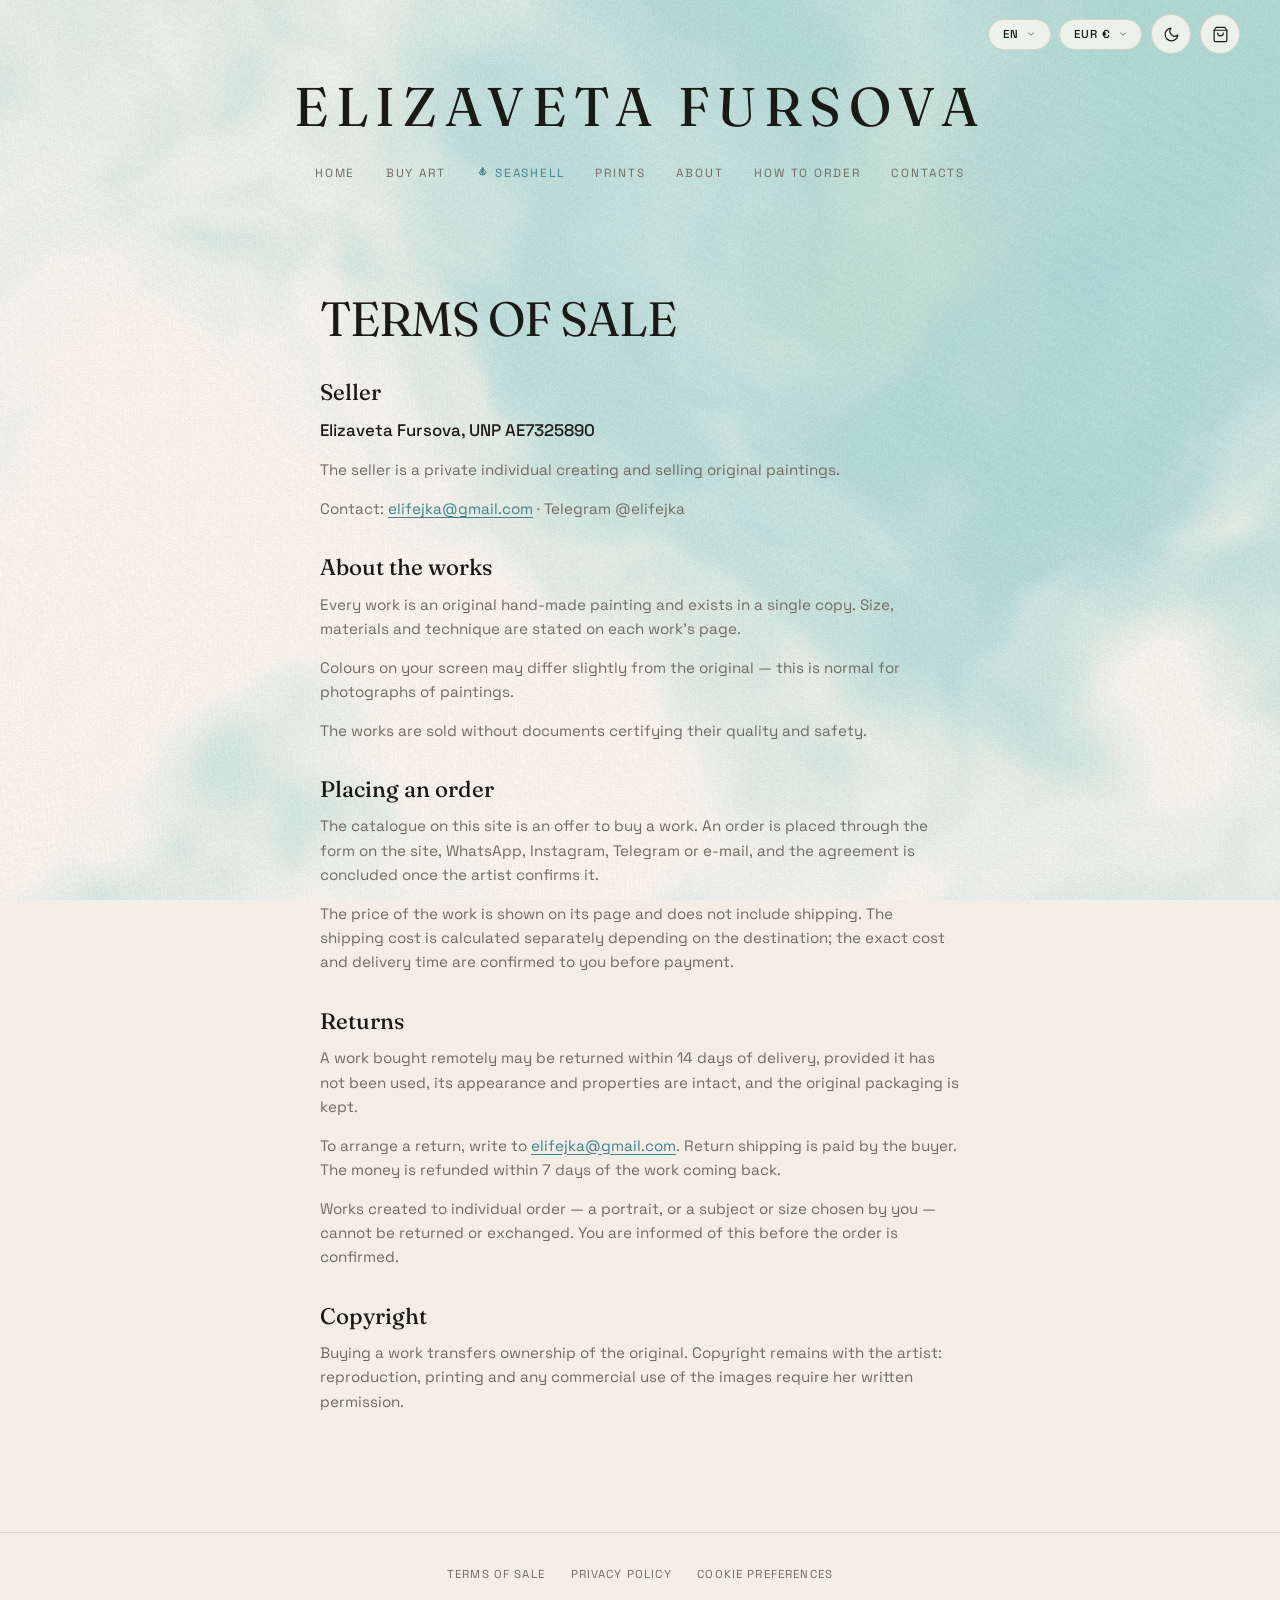
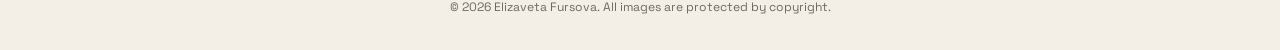
<file: terms.html>
<!DOCTYPE html>
<html lang="en">
<head>
  <meta charset="UTF-8">
  <meta name="viewport" content="width=device-width, initial-scale=1.0">
  <title>Terms of sale — Elizaveta Fursova</title>
  <meta name="description" content="Terms of sale, delivery and returns for original paintings by Elizaveta Fursova.">
  <meta name="theme-color" content="#f4efe6">
  <link rel="preconnect" href="https://fonts.googleapis.com">
  <link rel="preconnect" href="https://fonts.gstatic.com" crossorigin>
  <link href="https://fonts.googleapis.com/css2?family=Fraunces:ital,opsz,wght@0,9..144,300..700;1,9..144,300..700&family=Space+Grotesk:wght@400;500;600&display=swap" rel="stylesheet">
  <link rel="stylesheet" href="css/style.css">
  <link rel="icon" type="image/png" href="images/favicon.png">
  <link rel="apple-touch-icon" href="images/favicon-180.png">
</head>
<body data-title-key="terms.title">

  <canvas id="bgShader" aria-hidden="true"></canvas>
  <div class="grain" aria-hidden="true"></div>

  <div class="utilities">
    <div class="switchers"></div>
    <button class="icon-btn" id="themeBtn" aria-label="Toggle theme">
      <svg class="icon-moon" width="17" height="17" viewBox="0 0 24 24" fill="none" stroke="currentColor" stroke-width="1.7" stroke-linecap="round" stroke-linejoin="round"><path d="M21 12.8A9 9 0 1 1 11.2 3a7 7 0 0 0 9.8 9.8Z"/></svg>
      <svg class="icon-sun" width="17" height="17" viewBox="0 0 24 24" fill="none" stroke="currentColor" stroke-width="1.7" stroke-linecap="round" stroke-linejoin="round"><circle cx="12" cy="12" r="4"/><path d="M12 2v2M12 20v2M4.9 4.9l1.4 1.4M17.7 17.7l1.4 1.4M2 12h2M20 12h2M4.9 19.1l1.4-1.4M17.7 6.3l1.4-1.4"/></svg>
    </button>
    <button class="icon-btn" id="cartBtn" aria-label="Cart">
      <svg width="17" height="17" viewBox="0 0 24 24" fill="none" stroke="currentColor" stroke-width="1.7" stroke-linecap="round" stroke-linejoin="round"><path d="M6 2 3 6v14a2 2 0 0 0 2 2h14a2 2 0 0 0 2-2V6l-3-4Z"/><path d="M3 6h18"/><path d="M16 10a4 4 0 0 1-8 0"/></svg>
      <span class="cart-count" id="cartCount" hidden>0</span>
    </button>
  </div>

  <header class="site-head" id="top">
    <a class="site-name" href="index.html" data-artist-name>Elizaveta Fursova</a>
    <nav class="site-nav">
      <a href="index.html" data-i18n="nav.home">Home</a>
      <a href="buy-art.html" data-i18n="nav.buy">Buy art</a>
      <a href="seashell.html" class="nav-shell"><svg width="13" height="13" viewBox="0 0 24 24" fill="none" stroke="currentColor" stroke-width="1.7" stroke-linecap="round" stroke-linejoin="round" aria-hidden="true"><path d="M12 3.5 5.5 13a8 8 0 0 0 13 0Z"/><path d="M12 3.5 8.4 15.5M12 3.5v12.8M12 3.5 15.6 15.5"/></svg><span data-i18n="nav.shells">Seashell</span></a>
      <a href="prints.html" data-i18n="nav.prints">Prints</a>
      <a href="about.html" data-i18n="nav.about">About</a>
      <a href="how-to-order.html" data-i18n="nav.how">How to order</a>
      <a href="contacts.html" data-i18n="nav.contacts">Contacts</a>
    </nav>
  </header>

  <main>
    <section class="section policy">
      <h2 class="giant reveal" data-i18n="terms.title">Terms of sale</h2>
      <div id="termsBody"></div>
    </section>
  </main>

  <footer class="footer">
    <div class="footer-links">
      <a href="terms.html" data-i18n="footerNav.terms">Terms of sale</a>
      <a href="privacy-policy.html" data-i18n="footerNav.privacy">Privacy policy</a>
      <a href="privacy-policy.html#cookies" data-i18n="footerNav.cookies">Cookie preferences</a>
    </div>
    <p>© <span id="year"></span> <span data-artist-name>Elizaveta Fursova</span>. <span data-i18n="footer">All images are protected by copyright.</span></p>
  </footer>

  <!-- КОРЗИНА -->
  <div class="drawer-overlay" id="cartDrawer" hidden>
    <aside class="drawer" role="dialog" aria-modal="true" aria-label="Cart">
      <div class="drawer-head">
        <h3 data-i18n="cart.title">Cart</h3>
        <button class="modal-close" data-close-cart aria-label="Close">×</button>
      </div>
      <div class="drawer-items" id="cartItems"></div>
      <div class="drawer-empty" id="cartEmpty" data-i18n="cart.empty">Your cart is empty</div>

      <form class="drawer-form" id="orderForm" hidden>
        <div class="drawer-total"><span data-i18n="cart.total">Total:</span> <strong id="cartTotal"></strong></div>
        <p class="cart-ship-note" data-i18n="cart.shipNote">Shipping is not included — it is calculated separately for your country and confirmed before payment.</p>
        <input type="text" id="fName" data-i18n-ph="cart.name" placeholder="Your name" required>
        <input type="text" id="fContact" data-i18n-ph="cart.contact" placeholder="Telegram, phone or e-mail" required>
        <input type="text" id="fCity" data-i18n-ph="cart.city" placeholder="Country and city — to plan the delivery">
        <textarea id="fComment" data-i18n-ph="cart.comment" placeholder="Order notes (optional)" rows="2"></textarea>
        <button type="submit" class="btn btn-primary btn-wide" data-i18n="cart.send">Send order</button>
        <p class="order-alt-label" data-i18n="cart.orDirect">or write to me directly:</p>
        <div class="order-alt" id="orderAlt"></div>
      </form>
    </aside>
  </div>

  <div class="toast" id="toast" hidden></div>

  <script src="js/products.js"></script>
  <script src="js/app.js"></script>
  <script src="js/shader.js"></script>
  <!-- статистика посещений: GoatCounter, без cookies и персональных данных -->
  <script data-goatcounter="https://fursova.goatcounter.com/count" async src="https://gc.zgo.at/count.js"></script>
</body>
</html>
</file>
<file: css/style.css>
/* ============================================================
   ТЕМЫ: светлая (по умолчанию) и тёмная [data-theme="dark"]
   ============================================================ */
:root {
  --bg: #f4efe6;
  --bg-soft: #eae4d7;
  --surface: #fbf8f2;
  --ink: #191713;
  --ink-soft: #6f6a60;
  --line: #d9d2c2;
  --accent: #3f7f8c;
  --accent-soft: #67a5b0;
  --shadow: 0 24px 70px rgba(25, 23, 19, .16);
  --grain-o: .06;
  --serif: "Fraunces", Georgia, serif;
  --sans: "Space Grotesk", -apple-system, "Segoe UI", sans-serif;
  --ease: cubic-bezier(.22, .8, .28, 1);
}

[data-theme="dark"] {
  --bg: #121110;
  --bg-soft: #1b1917;
  --surface: #1d1b18;
  --ink: #ece6da;
  --ink-soft: #97917f;
  --line: #2d2a25;
  --accent: #85c0cb;
  --accent-soft: #a6d6df;
  --shadow: 0 24px 70px rgba(0, 0, 0, .5);
  --grain-o: .09;
}

* { margin: 0; padding: 0; box-sizing: border-box; }

html { scroll-behavior: smooth; }

body {
  font-family: var(--sans);
  font-size: 16px;
  line-height: 1.6;
  color: var(--ink);
  background: var(--bg);
  -webkit-font-smoothing: antialiased;
  overflow-x: hidden;
  transition: background .5s ease, color .5s ease;
}

::selection { background: var(--accent); color: var(--bg); }

/* аккуратный фокус для клавиатуры, без рамок при кликах мышью */
:focus { outline: none; }
:focus-visible { outline: 2px solid var(--accent); outline-offset: 3px; border-radius: 4px; }

a, button { -webkit-tap-highlight-color: transparent; }

img { display: block; max-width: 100%; }

h1, h2, h3 { font-family: var(--serif); font-weight: 420; line-height: 1.05; }

a { color: inherit; }

/* фон-шейдер на весь сайт, под контентом */
#bgShader {
  position: fixed;
  inset: 0;
  width: 100%;
  height: 100%;
  z-index: -1;
  display: block;
}

/* Зерно бумаги */
.grain {
  position: fixed;
  inset: -50%;
  width: 200%;
  height: 200%;
  z-index: 999;
  pointer-events: none;
  opacity: var(--grain-o);
  background-image: url("data:image/svg+xml,%3Csvg xmlns='http://www.w3.org/2000/svg' width='140' height='140'%3E%3Cfilter id='n'%3E%3CfeTurbulence type='fractalNoise' baseFrequency='.9' numOctaves='2'/%3E%3C/filter%3E%3Crect width='140' height='140' filter='url(%23n)' opacity='.6'/%3E%3C/svg%3E");
  animation: grain 8s steps(10) infinite;
}
@keyframes grain {
  0%, 100% { transform: translate(0, 0); }
  20% { transform: translate(-3%, 2%); }
  40% { transform: translate(2%, -3%); }
  60% { transform: translate(-2%, -2%); }
  80% { transform: translate(3%, 3%); }
}

/* ============================================================
   ПОЯВЛЕНИЕ ПРИ СКРОЛЛЕ (только когда работает JS)
   ============================================================ */
.js .reveal {
  opacity: 0;
  transform: translateY(38px);
  transition: opacity 1s var(--ease), transform 1s var(--ease);
  transition-delay: var(--d, 0s);
}
.js .reveal.in { opacity: 1; transform: none; }

@media (prefers-reduced-motion: reduce) {
  .js .reveal { opacity: 1; transform: none; transition: none; }
  .marquee-track, .grain { animation: none !important; }
}

/* ============================================================
   КНОПКИ
   ============================================================ */
.btn {
  position: relative;
  display: inline-block;
  padding: .95rem 2.1rem;
  border: 1px solid transparent;
  border-radius: 3rem;
  font: 500 .8rem/1 var(--sans);
  letter-spacing: .12em;
  text-transform: uppercase;
  text-decoration: none;
  cursor: pointer;
  overflow: hidden;
  z-index: 1;
  transition: color .35s var(--ease), border-color .35s var(--ease);
}
.btn::after {
  content: "";
  position: absolute;
  inset: 0;
  background: var(--accent);
  transform: translateY(101%);
  transition: transform .4s var(--ease);
  z-index: -1;
}
.btn:hover::after { transform: translateY(0); }
.btn-primary { background: var(--ink); color: var(--bg); }
.btn-primary:hover { color: #fff; }
.btn-ghost { background: transparent; color: var(--ink); border-color: var(--line); }
.btn-ghost:hover { color: #fff; border-color: var(--accent); }
.btn-wide { width: 100%; text-align: center; }

/* ============================================================
   СЛУЖЕБНЫЕ КНОПКИ (фикс. правый верхний угол)
   ============================================================ */
.utilities {
  position: fixed;
  top: .9rem;
  /* прижаты к краю контентной колонки (1200px), а не к краю экрана */
  right: max(.9rem, calc((100vw - 1200px) / 2));
  z-index: 60;
  display: flex;
  align-items: center;
  gap: .55rem;
}

.switchers { display: flex; align-items: center; gap: .55rem; }

/* выпадающие списки языка и валюты */
.dd { position: relative; }
.dd-btn {
  display: inline-flex;
  align-items: center;
  gap: .45rem;
  padding: .55rem .85rem;
  border: 1px solid var(--line);
  border-radius: 2rem;
  background: var(--surface);
  background: color-mix(in srgb, var(--surface) 82%, transparent);
  backdrop-filter: blur(8px);
  font: 500 .72rem/1 var(--sans);
  letter-spacing: .08em;
  color: var(--ink);
  cursor: pointer;
  transition: border-color .25s;
}
.dd-btn:hover { border-color: var(--accent); }
.dd-btn svg { opacity: .6; }

.dd-list {
  position: absolute;
  top: calc(100% + 6px);
  right: 0;
  min-width: 130px;
  padding: .35rem;
  border: 1px solid var(--line);
  border-radius: 12px;
  background: var(--surface);
  box-shadow: 0 16px 44px rgba(20, 25, 28, .18);
  display: flex;
  flex-direction: column;
  z-index: 70;
  animation: ddIn .18s var(--ease);
}
@keyframes ddIn { from { opacity: 0; transform: translateY(-4px); } }
.dd-item {
  padding: .55rem .8rem;
  border: none;
  border-radius: 8px;
  background: transparent;
  font: 500 .78rem/1 var(--sans);
  color: var(--ink-soft);
  text-align: left;
  cursor: pointer;
  transition: all .2s;
}
.dd-item:hover { background: var(--bg-soft); color: var(--ink); }
.dd-item.active { color: var(--accent); font-weight: 600; }

.icon-btn {
  position: relative;
  display: grid;
  place-items: center;
  width: 40px;
  height: 40px;
  border: 1px solid var(--line);
  border-radius: 50%;
  background: var(--surface);
  background: color-mix(in srgb, var(--surface) 82%, transparent);
  backdrop-filter: blur(8px);
  color: var(--ink);
  cursor: pointer;
  transition: border-color .25s, transform .25s var(--ease);
  flex-shrink: 0;
}
.icon-btn:hover { border-color: var(--accent); transform: scale(1.07); }

.icon-sun { display: none; }
[data-theme="dark"] .icon-sun { display: block; }
[data-theme="dark"] .icon-moon { display: none; }

.cart-count {
  position: absolute;
  top: -4px;
  right: -4px;
  min-width: 18px;
  height: 18px;
  padding: 0 4px;
  border-radius: 9px;
  background: var(--accent);
  color: #fff;
  font-size: .66rem;
  font-weight: 600;
  line-height: 18px;
  text-align: center;
}

/* ============================================================
   ШАПКА: имя по центру + меню строкой
   ============================================================ */
.site-head {
  text-align: center;
  padding: clamp(3.2rem, 7vw, 4.8rem) 1.2rem 0;
}

.site-name {
  display: inline-block;
  font-family: var(--serif);
  font-size: clamp(1.9rem, 5.2vw, 3.4rem);
  font-weight: 420;
  letter-spacing: .14em;
  text-transform: uppercase;
  text-decoration: none;
  line-height: 1.1;
}

.site-nav {
  display: flex;
  flex-wrap: wrap;
  justify-content: center;
  gap: .4rem 1.9rem;
  margin-top: 1.4rem;
}
.site-nav a {
  position: relative;
  font-size: .74rem;
  letter-spacing: .16em;
  text-transform: uppercase;
  text-decoration: none;
  color: var(--ink-soft);
  padding: .3rem 0;
  transition: color .25s;
}
.site-nav a::after {
  content: "";
  position: absolute;
  left: 0; right: 100%;
  bottom: 0;
  height: 1px;
  background: var(--accent);
  transition: right .35s var(--ease);
}
.site-nav a:hover { color: var(--ink); }
.site-nav a:hover::after { right: 0; }
.site-nav a.active { color: var(--ink); }
.site-nav a.active::after { right: 0; }

/* вкладка Seashell — выделена акцентным цветом и иконкой ракушки */
.site-nav a.nav-shell {
  color: var(--accent);
  display: inline-flex;
  align-items: center;
  gap: .34rem;
}
.site-nav a.nav-shell:hover,
.site-nav a.nav-shell.active { color: var(--accent); filter: saturate(1.25); }
.site-nav a.nav-shell svg { flex-shrink: 0; margin-top: -1px; }

/* вступление страницы Seashell: фото процесса росписи + подводка */
.shell-intro {
  display: grid;
  grid-template-columns: minmax(220px, 360px) 1fr;
  gap: clamp(1.4rem, 4vw, 3.4rem);
  align-items: center;
  margin: 0 0 3rem;
}
.shell-intro-img img {
  width: 100%;
  display: block;
  border-radius: 3px;
  box-shadow: 0 18px 44px rgba(0, 0, 0, .18);
}
.shell-intro-text {
  font-family: "Caveat", cursive;
  font-size: clamp(1.5rem, 2.7vw, 2.15rem);
  line-height: 1.35;
  color: var(--ink);
  max-width: 28ch;
}
@media (max-width: 720px) {
  .shell-intro { grid-template-columns: 1fr; }
  .shell-intro-img { max-width: 320px; }
  .shell-intro-text { max-width: none; }
}

/* компактная шапка: появляется при прокрутке ВВЕРХ */
.mini-head {
  position: fixed;
  top: 0; left: 0; right: 0;
  z-index: 55;
  display: flex;
  align-items: center;
  justify-content: center;
  gap: 2rem;
  /* симметричные поля резервируют место под служебные кнопки справа */
  padding: .5rem calc(max(.9rem, (100vw - 1200px) / 2) + 290px);
  /* высота подобрана так, чтобы кнопки (top .9rem, 40px) были по центру полосы */
  min-height: calc(1.8rem + 40px);
  background: color-mix(in srgb, var(--bg) 88%, transparent);
  backdrop-filter: blur(14px);
  border-bottom: 1px solid var(--line);
  transform: translateY(-105%);
  transition: transform .4s var(--ease);
}
.mini-head.show { transform: none; }
.mini-head .site-nav { margin-top: 0; flex-wrap: nowrap; gap: .4rem clamp(1rem, 1.6vw, 1.9rem); }
.mini-head .site-nav a { white-space: nowrap; flex-shrink: 0; }
@media (max-width: 1150px) {
  .mini-head { justify-content: flex-start; padding-left: 1rem; }
  .mini-head .site-nav { flex-wrap: wrap; }
}
@media (max-width: 720px) {
  .mini-head { display: none; }
}

/* ============================================================
   ФОТО-ШАПКА — во всю ширину экрана
   ============================================================ */
.hero {
  margin-top: clamp(1.6rem, 3.5vw, 2.6rem);
}
.hero-photo {
  position: relative; /* фото — во всю ширину экрана, как на сайте-примере */
}
.hero-photo img {
  width: 100%;
  display: block;
  max-height: 76vh;
  object-fit: cover;
}

.home-cta {
  text-align: center;
  padding: clamp(2.5rem, 6vw, 4rem) 1.2rem;
}

/* короткие страницы: подвал не должен висеть посреди экрана */
main { min-height: 52vh; }

/* ============================================================
   СЕКЦИИ И ГИГАНТСКИЕ ЗАГОЛОВКИ
   ============================================================ */
/* эталонная ширина под стандартный монитор */
.section {
  max-width: 1200px;
  margin: 0 auto;
  padding: clamp(4rem, 9vw, 6.5rem) clamp(1.2rem, 4vw, 3rem);
}

.giant {
  font-size: clamp(2.4rem, 6.5vw, 5rem);
  font-weight: 380;
  letter-spacing: -.02em;
  text-transform: uppercase;
  /* длинные слова (напр. «КОНФИДЕНЦИАЛЬНОСТИ») не должны вылезать за экран */
  overflow-wrap: break-word;
  hyphens: auto;
}
.giant sup {
  font-family: var(--sans);
  font-size: clamp(.9rem, 1.6vw, 1.2rem);
  font-weight: 500;
  color: var(--accent);
  margin-left: .6rem;
  letter-spacing: 0;
}

.works-head {
  display: flex;
  flex-wrap: wrap;
  align-items: flex-end;
  justify-content: space-between;
  gap: 1.2rem 2rem;
  margin-bottom: clamp(2.5rem, 5vw, 4rem);
}

/* ============================================================
   СЕТКА РАБОТ
   ============================================================ */
.grid {
  display: grid;
  grid-template-columns: repeat(3, 1fr);
  gap: clamp(2.2rem, 4vw, 3.2rem) clamp(1.2rem, 2.5vw, 2rem);
}

.card { cursor: pointer; }

.card-img {
  position: relative;
  aspect-ratio: 4 / 5;
  overflow: hidden;
  background: var(--bg-soft);
  margin-bottom: 1.2rem;
  transition: transform .5s var(--ease), box-shadow .5s var(--ease);
}
/* при наведении работа выходит вперёд, позади появляется тень */
.card:hover .card-img {
  transform: translateY(-9px);
  box-shadow: 0 30px 50px rgba(20, 30, 33, .3);
}
.card-img img {
  width: 100%;
  height: 100%;
  object-fit: cover;
  transform: scale(1.02);
  transition: transform .9s var(--ease);
}
.card:hover .card-img img { transform: scale(1.07); }

/* круглые работы: прозрачный фон, картинка целиком, тень по форме круга */
.card-img.is-contain { background: transparent; }
.card-img.is-contain img { object-fit: contain; padding: 4%; }
.card:hover .card-img.is-contain {
  box-shadow: none;
  filter: drop-shadow(0 26px 30px rgba(20, 30, 33, .3));
}

.card-badge {
  position: absolute;
  top: .8rem;
  left: .8rem;
  padding: .34rem .75rem;
  border-radius: 2rem;
  background: var(--ink);
  color: var(--bg);
  font-size: .62rem;
  letter-spacing: .16em;
  text-transform: uppercase;
  z-index: 1;
}
.card-badge.unique { background: var(--accent); color: #fff; }

/* проданные работы: дымка поверх, приглушённые цвета */
.card.is-sold .card-img::after {
  content: "";
  position: absolute;
  inset: 0;
  background: var(--bg);
  opacity: .42;
  pointer-events: none;
  transition: opacity .4s var(--ease);
}
.card.is-sold .card-img img { filter: saturate(.75); }
.card.is-sold:hover .card-img::after { opacity: .22; } /* при наведении дымка слегка тает */
/* у круглых работ прямоугольная дымка выглядела бы рамкой — глушим саму картинку */
.card.is-sold .card-img.is-contain::after { display: none; }
.card.is-sold .card-img.is-contain img { filter: saturate(.7); opacity: .62; transition: opacity .4s var(--ease); }
.card.is-sold:hover .card-img.is-contain img { opacity: .85; }

.card-title {
  font-family: var(--serif);
  font-size: clamp(1.25rem, 1.8vw, 1.55rem);
  font-weight: 440;
  transition: color .25s;
}
.card:hover .card-title { color: var(--accent); }
.card-meta { font-size: .78rem; color: var(--ink-soft); margin: .2rem 0 .35rem; }
.card-price { font-size: .92rem; font-weight: 500; letter-spacing: .03em; }
.card-price.sold { color: var(--ink-soft); font-weight: 400; font-style: italic; }

/* ============================================================
   ВАРИАНТ «МАГНИТНАЯ КАРУСЕЛЬ» (включается <body class="carousel-mode">)
   ============================================================ */
.carousel-mode .grid {
  display: flex;
  gap: clamp(1.4rem, 2.5vw, 2.2rem);
  overflow-x: auto;
  scroll-snap-type: x mandatory;
  padding: .5rem .5rem 1.8rem;
  cursor: grab;
  scrollbar-width: none;
  -webkit-overflow-scrolling: touch;
  user-select: none;
}
.carousel-mode .card-img img { -webkit-user-drag: none; user-drag: none; }
.carousel-mode .grid::-webkit-scrollbar { display: none; }
.carousel-mode .grid.dragging { cursor: grabbing; scroll-snap-type: none; }
.carousel-mode .grid.dragging .card { pointer-events: none; }
.carousel-mode .card {
  flex: 0 0 min(400px, 80vw);
  scroll-snap-align: center;
}
.carousel-mode .card-img { will-change: transform; }
.car-nav { display: flex; gap: .6rem; }

/* ============================================================
   ПРИНТЫ (скоро)
   ============================================================ */
.section-prints { text-align: center; border-top: 1px solid var(--line); }
.prints-soon {
  margin-top: 1.4rem;
  font-family: var(--serif);
  font-style: italic;
  font-size: clamp(1.1rem, 2vw, 1.4rem);
  color: var(--ink-soft);
}

/* ============================================================
   ОБО МНЕ
   ============================================================ */
.section-about { border-top: 1px solid var(--line); border-bottom: 1px solid var(--line); }
.about-inner {
  display: grid;
  grid-template-columns: minmax(240px, 400px) 1fr;
  gap: clamp(2rem, 6vw, 5rem);
  align-items: center;
}
.about-portrait { overflow: hidden; box-shadow: var(--shadow); rotate: -1.5deg; }
.about-portrait img {
  width: 100%;
  aspect-ratio: 4/5;
  object-fit: cover;
  transition: transform .9s var(--ease);
}
.about-portrait:hover img { transform: scale(1.05); }

.about-kicker {
  font-size: .72rem;
  letter-spacing: .3em;
  text-transform: uppercase;
  color: var(--accent);
  margin-bottom: 1.4rem;
}
.about-greeting {
  font-family: var(--serif);
  font-size: clamp(1.5rem, 2.8vw, 2.2rem);
  font-weight: 400;
  font-style: italic;
  line-height: 1.3;
  margin-bottom: 1.2rem;
}
.about-body p {
  font-size: .98rem;
  color: var(--ink-soft);
  max-width: 46rem;
  margin-bottom: .9rem;
}
.about-city { margin-top: 1.2rem; font-style: italic; color: var(--ink-soft); }

/* ============================================================
   КАК ЗАКАЗАТЬ
   ============================================================ */
#how .giant { margin-bottom: clamp(2.5rem, 5vw, 4rem); }
.steps {
  list-style: none;
  display: grid;
  grid-template-columns: repeat(auto-fit, minmax(240px, 1fr));
  gap: 2.5rem;
}
.steps li { border-top: 1px solid var(--line); padding-top: 1.4rem; }
.steps li span {
  font-family: var(--serif);
  font-style: italic;
  font-size: clamp(2.2rem, 4vw, 3.4rem);
  font-weight: 340;
  color: var(--accent);
  line-height: 1;
}
.steps h3 { font-size: 1.3rem; font-weight: 460; margin: .8rem 0 .5rem; }
.steps p { font-size: .9rem; color: var(--ink-soft); }

/* ============================================================
   КОНТАКТЫ И ПОДВАЛ
   ============================================================ */
.section-contacts { text-align: center; border-top: 1px solid var(--line); }
.contacts-lead { color: var(--ink-soft); margin: 1.2rem auto 2.2rem; max-width: 34rem; }
.contact-links { display: flex; justify-content: center; gap: 1rem; }
.contact-links .soc {
  display: grid;
  place-items: center;
  width: 62px;
  height: 62px;
  border: 1px solid var(--line);
  border-radius: 50%;
  color: var(--ink);
  background: var(--surface);
  transition: all .3s var(--ease);
}
.contact-links .soc:hover {
  background: var(--accent);
  border-color: var(--accent);
  color: #fff;
  transform: translateY(-4px);
  box-shadow: 0 12px 28px rgba(20, 30, 33, .2);
}
.contacts-email {
  margin-top: 1.8rem;
  font-size: .95rem;
  color: var(--ink-soft);
}
.contacts-email a {
  color: var(--ink);
  text-decoration-color: var(--accent);
  text-underline-offset: 4px;
  transition: color .25s;
}
.contacts-email a:hover { color: var(--accent); }

.footer {
  border-top: 1px solid var(--line);
  padding: 2rem 1.5rem;
  text-align: center;
  font-size: .76rem;
  color: var(--ink-soft);
}
.footer-links {
  display: flex;
  flex-wrap: wrap;
  justify-content: center;
  gap: .4rem 1.6rem;
  margin-bottom: .9rem;
}
.footer-links a {
  font-size: .72rem;
  letter-spacing: .1em;
  text-transform: uppercase;
  text-decoration: none;
  color: var(--ink-soft);
  transition: color .25s;
}
.footer-links a:hover { color: var(--accent); }

/* блок «Оплата и доставка» на странице заказа */
.pay-block { margin-top: clamp(3rem, 6vw, 4.5rem); border-top: 1px solid var(--line); padding-top: 2rem; }
.pay-title { font-family: var(--serif); font-size: clamp(1.4rem, 2.4vw, 1.9rem); font-weight: 440; margin-bottom: 1.2rem; }
.pay-list { list-style: none; max-width: 46rem; }
.pay-list li {
  position: relative;
  padding: .45rem 0 .45rem 1.6rem;
  font-size: .93rem;
  color: var(--ink-soft);
}
.pay-list li::before {
  content: "✦";
  position: absolute;
  left: 0;
  top: .5rem;
  font-size: .7rem;
  color: var(--accent);
}

/* страница политики конфиденциальности */
.policy { max-width: 46rem; }
/* на юридических страницах заголовок скромнее: «КОНФИДЕНЦИАЛЬНОСТИ»
   в максимальном кегле не помещается в колонку */
.policy .giant { margin-bottom: 2rem; font-size: clamp(1.9rem, 4vw, 3rem); line-height: 1.12; }
.policy h3 { font-size: 1.4rem; font-weight: 460; margin: 2.2rem 0 .8rem; }
.policy p { color: var(--ink-soft); font-size: .95rem; margin-bottom: .9rem; }
.policy a { color: var(--accent); text-underline-offset: 3px; }
.terms-seller { font-size: 1.05rem !important; color: var(--ink) !important; font-weight: 500; }

/* ============================================================
   МОДАЛЬНОЕ ОКНО РАБОТЫ
   ============================================================ */
.modal-overlay {
  position: fixed;
  inset: 0;
  z-index: 100;
  display: grid;
  place-items: center;
  padding: 1.2rem;
  background: rgba(10, 9, 8, .6);
  backdrop-filter: blur(6px);
  animation: fadeIn .3s ease;
}
@keyframes fadeIn { from { opacity: 0; } }

.modal {
  position: relative;
  display: grid;
  grid-template-columns: 1.1fr 1fr;
  width: min(940px, 100%);
  max-height: 90vh;
  background: var(--surface);
  box-shadow: var(--shadow);
  overflow: hidden;
  animation: modalIn .5s var(--ease);
}
@keyframes modalIn { from { opacity: 0; transform: translateY(30px) scale(.98); } }

/* рамка фото фиксированной пропорции: вытянутые кадры (ракушки 9:16)
   вписываются целиком и не раздувают модалку выше экрана */
.modal-img { position: relative; background: var(--bg-soft); aspect-ratio: 3 / 4; }
.modal-img img { position: absolute; inset: 0; width: 100%; height: 100%; object-fit: contain; }
/* прозрачный PNG круглой работы — с воздухом по краям */
.modal-img img.img-contain { padding: 8%; }
/* фото ракушек: рамка заполняется без полос, края кадра подрезаются */
.modal-img img.img-cover { object-fit: cover; }

/* листание ракурсов */
.gal-arrow {
  position: absolute;
  top: 50%;
  transform: translateY(-50%);
  width: 42px;
  height: 42px;
  border: 1px solid var(--line);
  border-radius: 50%;
  background: color-mix(in srgb, var(--surface) 85%, transparent);
  backdrop-filter: blur(6px);
  color: var(--ink);
  font-size: 1.5rem;
  line-height: 1;
  cursor: pointer;
  display: grid;
  place-items: center;
  padding-bottom: 4px;
  transition: border-color .25s, transform .25s;
  z-index: 2;
}
.gal-arrow:hover { border-color: var(--accent); transform: translateY(-50%) scale(1.08); }
.gal-prev { left: .8rem; }
.gal-next { right: .8rem; }
.gal-count {
  position: absolute;
  right: .9rem;
  bottom: .8rem;
  padding: .25rem .65rem;
  border-radius: 2rem;
  background: color-mix(in srgb, var(--surface) 85%, transparent);
  backdrop-filter: blur(6px);
  font-size: .72rem;
  letter-spacing: .08em;
  color: var(--ink-soft);
  z-index: 2;
}

/* авторская подпись — разборчивый рукописный шрифт */
.modal-quote {
  font-family: "Caveat", cursive;
  font-size: 1.28rem;
  line-height: 1.35;
  color: var(--ink);
  margin-bottom: 1.4rem;
  padding-left: .9rem;
  border-left: 2px solid var(--accent);
}

/* доставка включена в стоимость — ненавязчивый акцент */
.modal-price-box { display: flex; flex-direction: column; gap: .25rem; }
.modal-shipping { font-size: .74rem; letter-spacing: .04em; color: var(--accent); }
.modal-btns { display: flex; gap: .6rem; flex-wrap: wrap; }
.modal-btns .btn { text-decoration: none; }

/* запасные каналы связи под формой заказа */
.order-alt-label {
  margin-top: .9rem;
  font-size: .74rem;
  letter-spacing: .06em;
  color: var(--ink-soft);
  text-align: center;
}
.order-alt { display: flex; justify-content: center; gap: .55rem; margin-top: .5rem; }
.soc-sm { width: 44px !important; height: 44px !important; }

/* логотипы платёжных систем: светлая плашка, чтобы читались в обеих темах */
.pay-logos {
  display: flex;
  flex-wrap: wrap;
  align-items: center;
  gap: 1.1rem 1.5rem;
  margin-top: 1.6rem;
  padding: .9rem 1.2rem;
  background: #fff;
  border: 1px solid var(--line);
  border-radius: 14px;
  width: fit-content;
}
.pay-logos img { height: 24px; width: auto; }
.modal-info {
  padding: clamp(1.5rem, 4vw, 2.8rem);
  overflow-y: auto;
  display: flex;
  flex-direction: column;
}
.modal-cat {
  font-size: .7rem;
  letter-spacing: .24em;
  text-transform: uppercase;
  color: var(--accent);
  margin-bottom: .7rem;
}
.modal-info h3 { font-size: clamp(1.7rem, 3vw, 2.3rem); font-weight: 420; margin-bottom: .6rem; }
.modal-meta { font-size: .84rem; color: var(--ink-soft); margin-bottom: 1rem; }
.modal-unique {
  font-size: .78rem;
  font-style: italic;
  color: var(--accent-soft);
  border-left: 2px solid var(--accent);
  padding-left: .7rem;
  margin-bottom: 1rem;
}
.modal-desc { font-size: .93rem; color: var(--ink-soft); margin-bottom: 2rem; }
.modal-buy {
  margin-top: auto;
  display: flex;
  align-items: center;
  justify-content: space-between;
  gap: 1rem;
  flex-wrap: wrap;
}
.modal-price { font-family: var(--serif); font-size: 1.8rem; font-weight: 500; }

.modal-close {
  position: absolute;
  top: .7rem;
  right: .9rem;
  z-index: 2;
  width: 38px;
  height: 38px;
  border: 1px solid var(--line);
  border-radius: 50%;
  background: var(--surface);
  font-size: 1.35rem;
  line-height: 1;
  color: var(--ink);
  cursor: pointer;
  transition: transform .3s var(--ease), color .3s;
}
.modal-close:hover { transform: rotate(90deg); color: var(--accent); }

/* ============================================================
   КОРЗИНА
   ============================================================ */
.drawer-overlay {
  position: fixed;
  inset: 0;
  z-index: 100;
  background: rgba(10, 9, 8, .6);
  backdrop-filter: blur(6px);
  animation: fadeIn .3s ease;
}
.drawer {
  position: absolute;
  top: 0;
  right: 0;
  width: min(430px, 100%);
  height: 100%;
  background: var(--surface);
  display: flex;
  flex-direction: column;
  padding: 1.5rem;
  overflow-y: auto;
  animation: slideIn .45s var(--ease);
}
@keyframes slideIn { from { transform: translateX(70px); opacity: 0; } }

.drawer-head {
  display: flex;
  align-items: center;
  justify-content: space-between;
  margin-bottom: 1.2rem;
}
.drawer-head h3 { font-size: 1.7rem; font-weight: 420; }
.drawer-head .modal-close { position: static; }

.drawer-items { display: flex; flex-direction: column; gap: 1rem; }
.cart-item {
  display: grid;
  grid-template-columns: 64px 1fr auto;
  gap: .9rem;
  align-items: center;
  padding-bottom: 1rem;
  border-bottom: 1px solid var(--line);
}
.cart-item img { width: 64px; height: 80px; object-fit: cover; background: var(--bg-soft); }
.cart-item-title { font-family: var(--serif); font-size: 1.08rem; font-weight: 440; line-height: 1.25; }
.cart-item-price { font-size: .84rem; color: var(--ink-soft); margin-top: .2rem; }
.cart-item-qty { display: flex; align-items: center; gap: .5rem; margin-top: .4rem; }
.cart-item-qty button {
  width: 24px; height: 24px;
  border: 1px solid var(--line);
  background: transparent;
  color: var(--ink);
  border-radius: 50%;
  cursor: pointer;
  font-size: .9rem;
  line-height: 1;
  transition: all .2s;
}
.cart-item-qty button:hover { border-color: var(--accent); color: var(--accent); }
.cart-item-unique {
  display: inline-block;
  margin-top: .4rem;
  font-size: .68rem;
  font-style: italic;
  letter-spacing: .05em;
  color: var(--accent-soft);
}
.cart-item-remove {
  border: none;
  background: none;
  color: var(--ink-soft);
  font-size: 1.1rem;
  cursor: pointer;
  align-self: start;
  transition: color .2s;
}
.cart-item-remove:hover { color: var(--accent); }

.drawer-empty { padding: 3rem 0; text-align: center; color: var(--ink-soft); }

.drawer-form { margin-top: 1.4rem; display: flex; flex-direction: column; gap: .7rem; }
.drawer-total { font-size: 1.05rem; margin-bottom: .4rem; }
.drawer-total strong { font-family: var(--serif); font-size: 1.3rem; }
.cart-ship-note { font-size: .76rem; opacity: .62; line-height: 1.45; margin: -.1rem 0 .5rem; }
.drawer-form input, .drawer-form textarea {
  padding: .85rem 1.1rem;
  border: 1px solid var(--line);
  border-radius: 2px;
  background: var(--bg);
  font: 400 .9rem var(--sans);
  color: var(--ink);
  resize: vertical;
  transition: border-color .25s;
}
.drawer-form input::placeholder, .drawer-form textarea::placeholder { color: var(--ink-soft); }
.drawer-form input:focus, .drawer-form textarea:focus { outline: none; border-color: var(--accent); }
.drawer-hint { font-size: .74rem; color: var(--ink-soft); text-align: center; }

/* ============================================================
   ЛАЙТБОКС: приближение картины
   ============================================================ */
.lightbox {
  position: fixed;
  inset: 0;
  z-index: 300;
  display: grid;
  place-items: center;
  background: rgba(8, 8, 8, .92);
  animation: fadeIn .25s ease;
  overflow: hidden;
}
.lightbox img {
  max-width: 94vw;
  max-height: 94vh;
  object-fit: contain;
  cursor: zoom-in;
  transition: transform .45s var(--ease);
}
.lightbox img.zoomed {
  transform: scale(2.4);
  cursor: zoom-out;
}
.lightbox .modal-close { background: rgba(255, 255, 255, .12); border-color: transparent; color: #fff; }

/* ============================================================
   ТОСТ
   ============================================================ */
.toast {
  position: fixed;
  bottom: 1.6rem;
  left: 50%;
  transform: translateX(-50%);
  z-index: 200;
  padding: .85rem 1.7rem;
  border-radius: 3rem;
  background: var(--ink);
  color: var(--bg);
  font-size: .84rem;
  box-shadow: var(--shadow);
  animation: toastIn .3s var(--ease);
}
@keyframes toastIn { from { opacity: 0; transform: translate(-50%, 12px); } }

[hidden] { display: none !important; }

/* ============================================================
   АДАПТИВ
   ============================================================ */
@media (max-width: 860px) {
  .grid { grid-template-columns: 1fr 1fr; gap: 2rem 1.2rem; }

  .site-head { padding-top: 4.6rem; } /* чтобы имя не подлезало под служебные кнопки */
  .site-nav { gap: .3rem 1.2rem; }

  .modal { grid-template-columns: 1fr; overflow-y: auto; }
  .modal-img { max-height: 48vh; }
  .modal-img img { object-fit: contain; height: 100%; }
  .about-inner { grid-template-columns: 1fr; }
  .about-portrait { max-width: 300px; }
}

@media (max-width: 520px) {
  .grid { grid-template-columns: 1fr; }
  .utilities { right: .6rem; top: .6rem; gap: .4rem; }
  .switch { padding: .38rem .48rem; }
  .icon-btn { width: 36px; height: 36px; }
}
</file>
